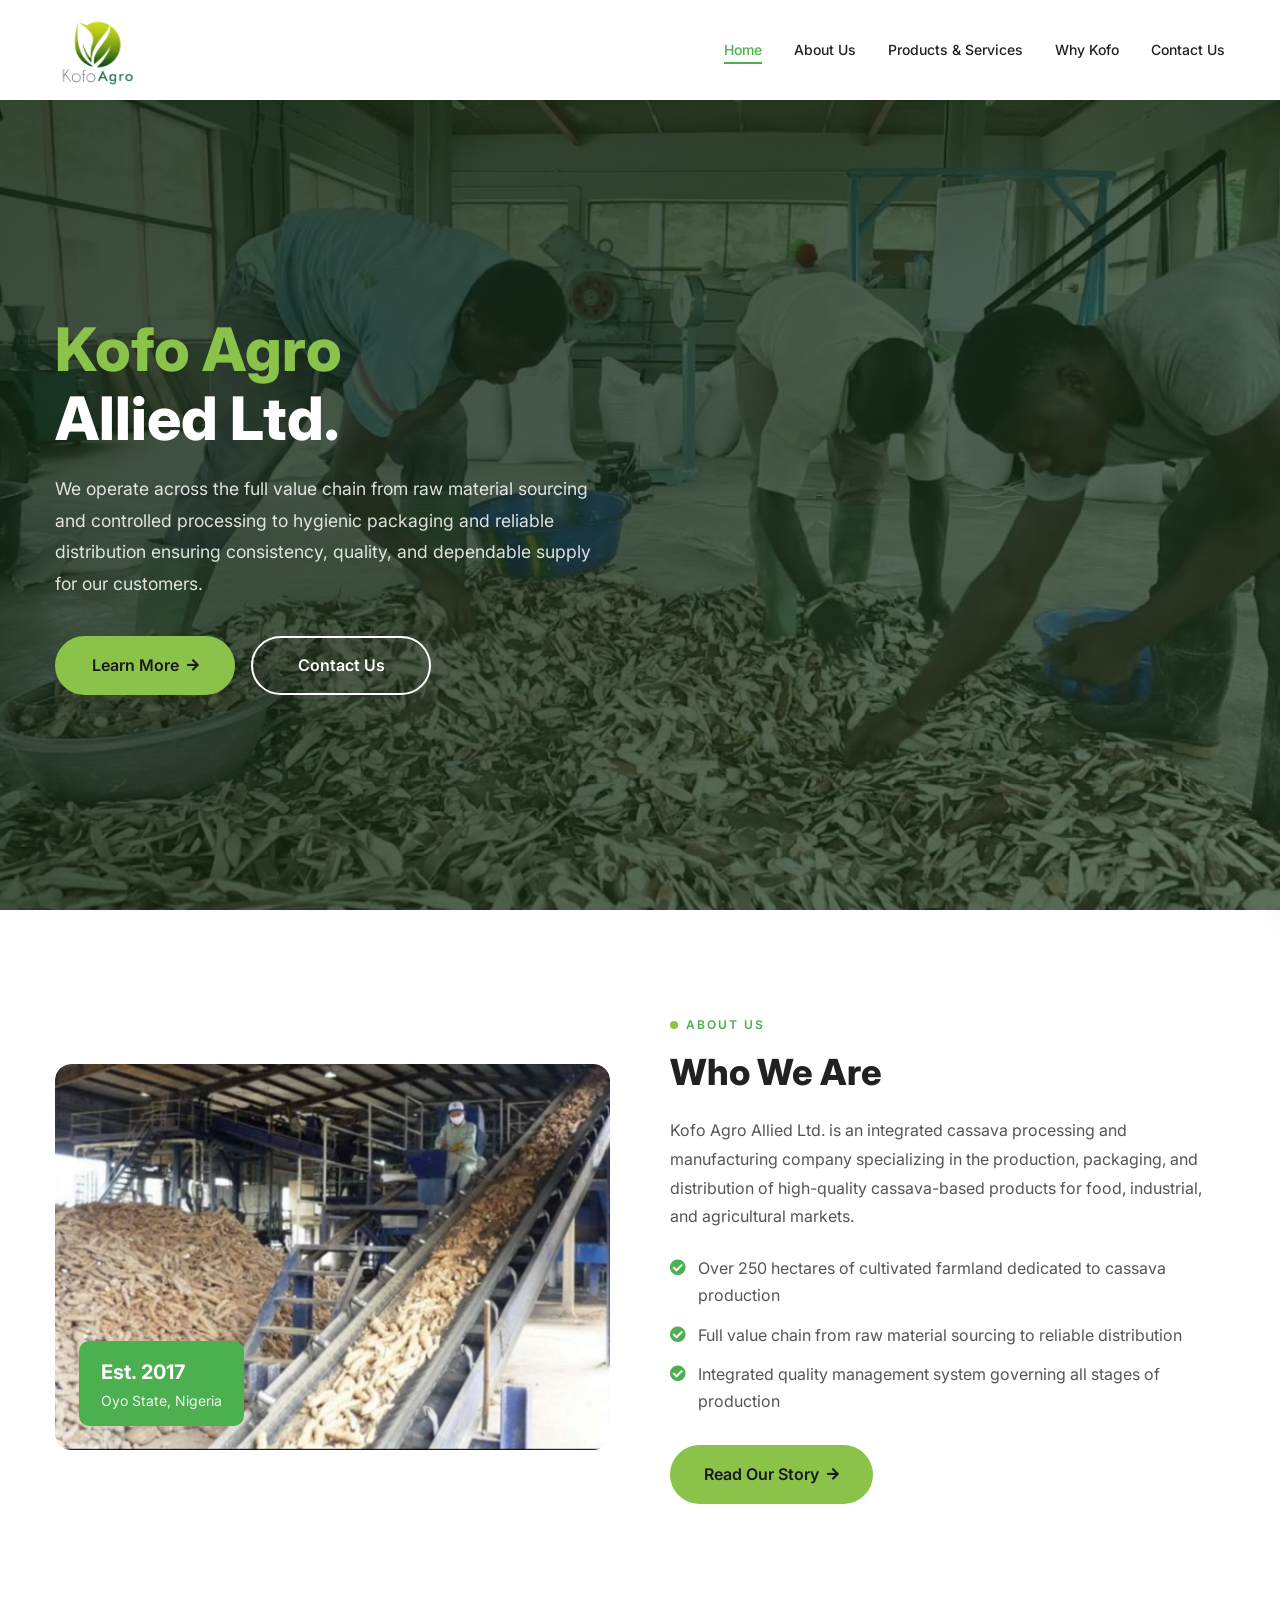
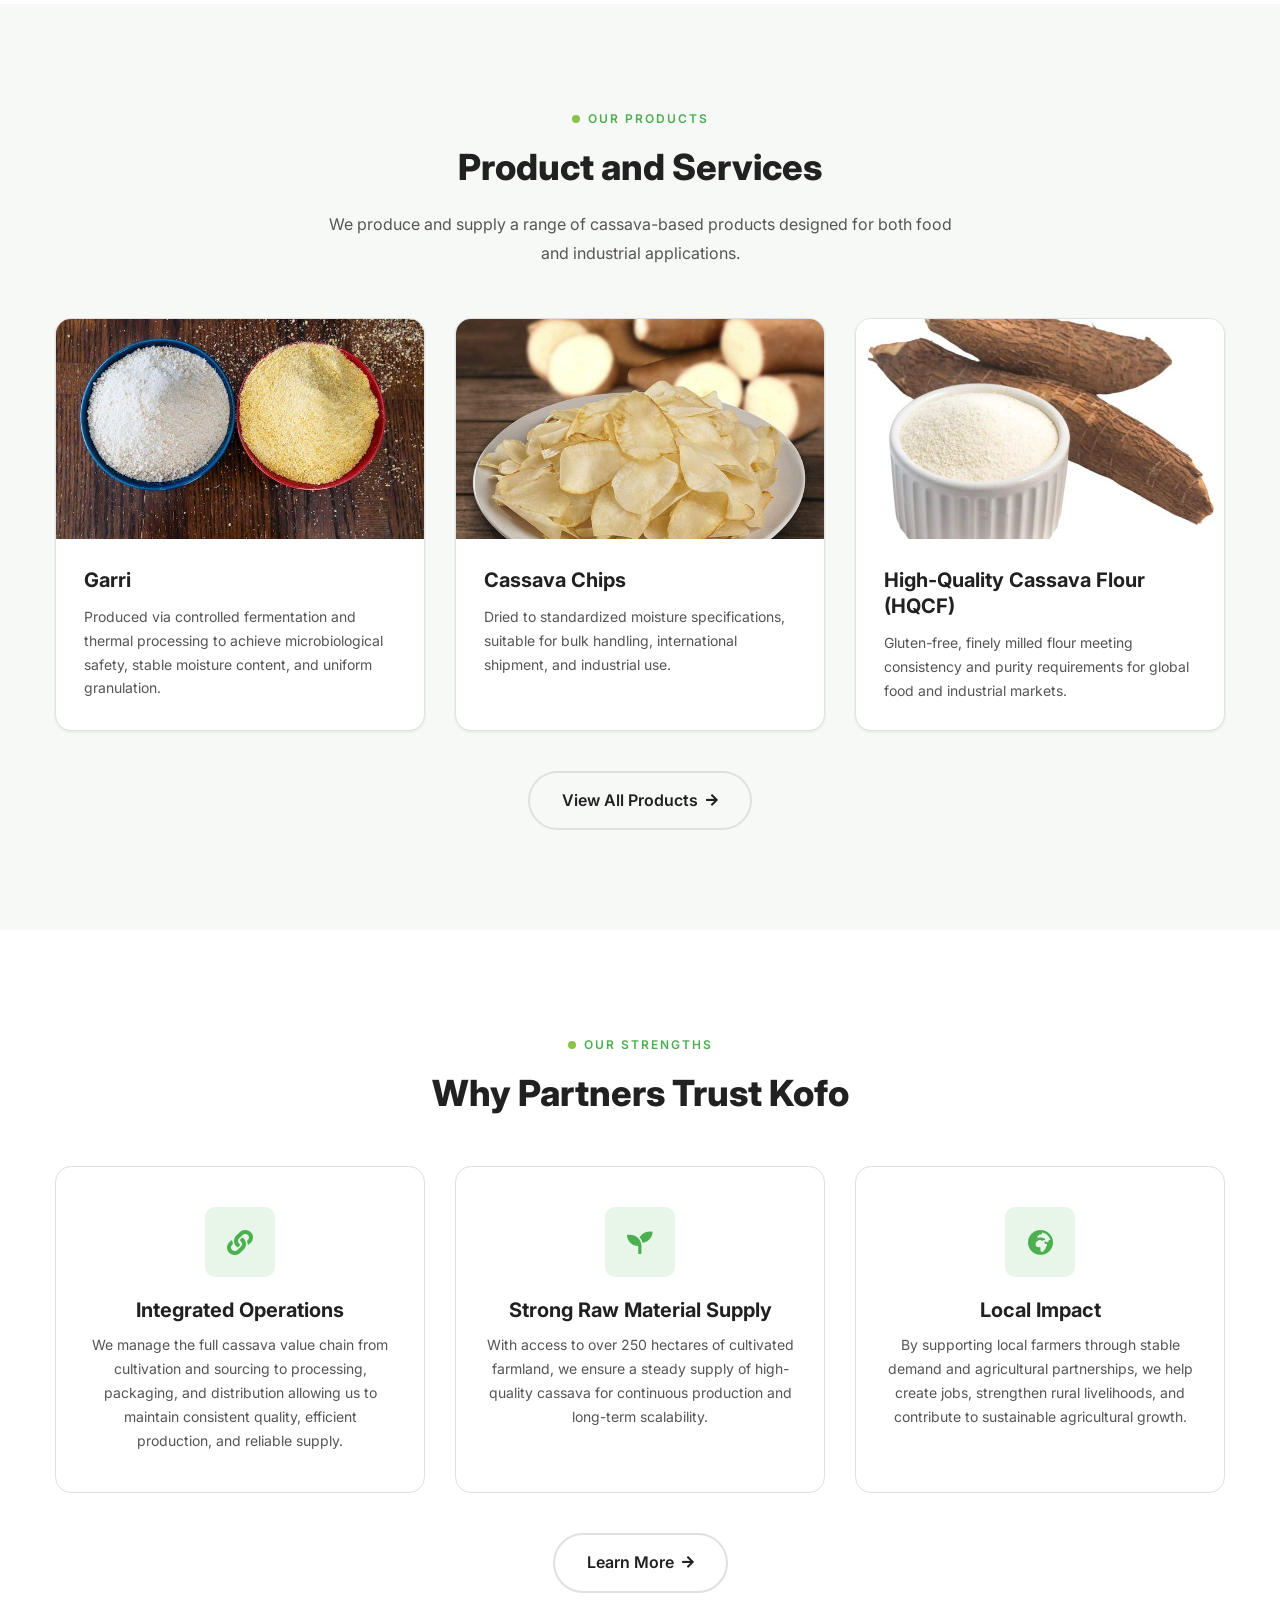
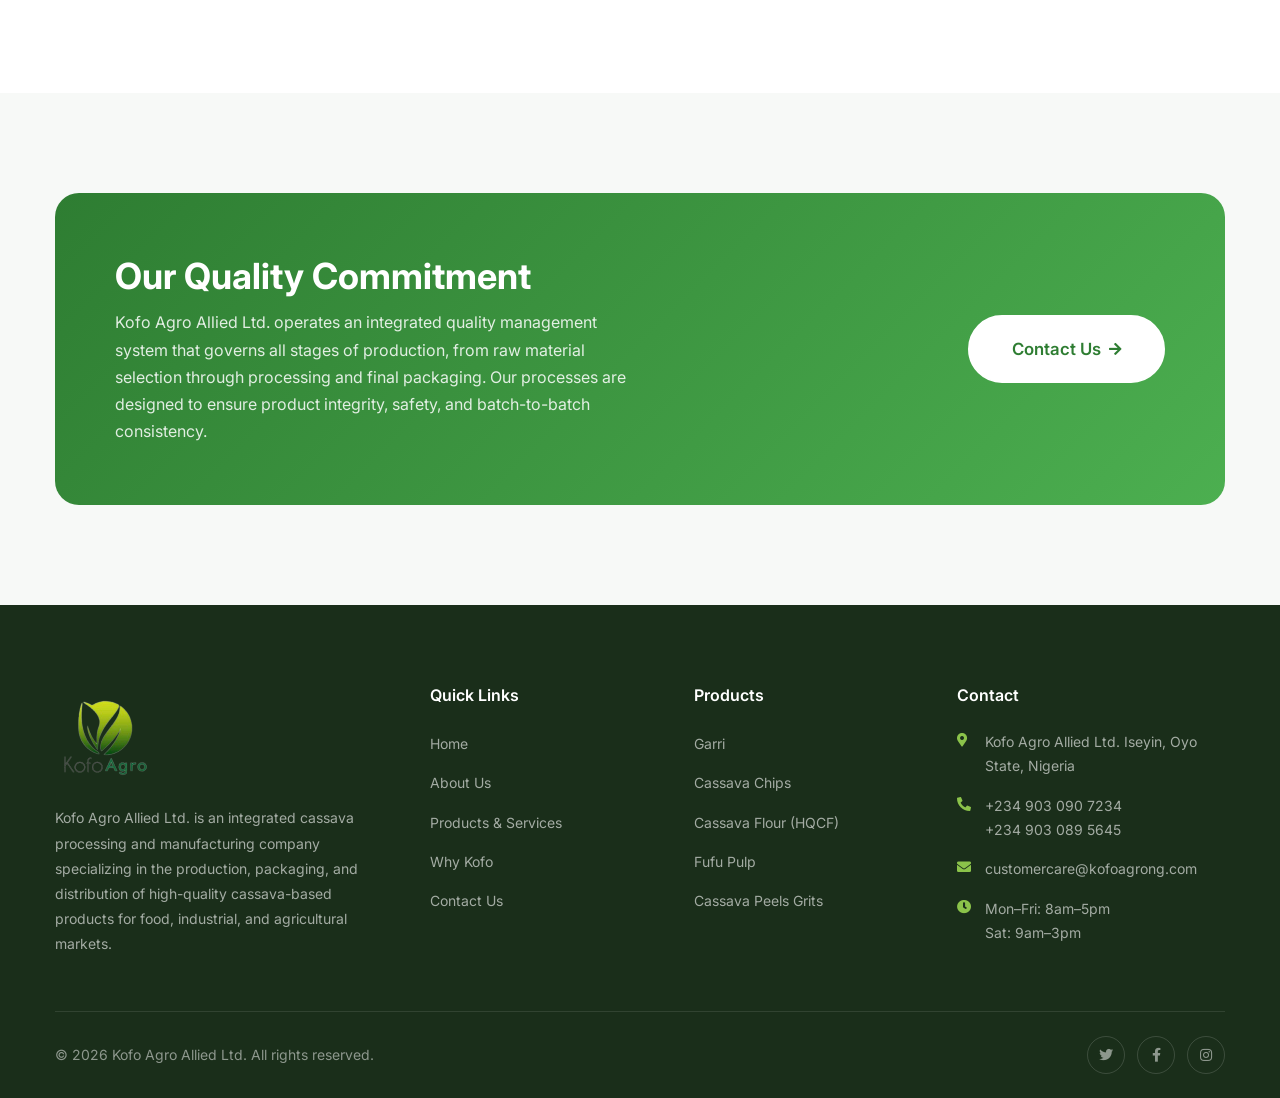
<file: index.html>
<!DOCTYPE html>
<html lang="en">

<head>
  <meta charset="UTF-8" />
  <meta http-equiv="X-UA-Compatible" content="IE=edge" />
  <meta name="viewport" content="width=device-width, initial-scale=1.0" />
  <title>Kofo Agro Allied Ltd. — Integrated Cassava Processing & Manufacturing</title>
  <meta name="description"
    content="Kofo Agro Allied Ltd. is an integrated cassava processing and manufacturing company specializing in the production, packaging, and distribution of high-quality cassava-based products." />

  <!-- Favicon -->
  <link rel="apple-touch-icon" sizes="180x180" href="assets/images/favicons/apple-touch-icon.png" />
  <link rel="icon" type="image/png" sizes="32x32" href="assets/images/logo.png" />
  <link rel="icon" type="image/png" sizes="16x16" href="assets/images/logo.png" />
  <link rel="manifest" href="assets/images/favicons/site.webmanifest" />

  <!-- Fonts -->
  <link rel="preconnect" href="https://fonts.googleapis.com" />
  <link rel="preconnect" href="https://fonts.gstatic.com" crossorigin />
  <link href="https://fonts.googleapis.com/css2?family=Inter:wght@300;400;500;600;700;800&display=swap"
    rel="stylesheet" />

  <!-- Vendor CSS -->
  <link rel="stylesheet" href="assets/vendors/fontawesome/css/all.min.css" />

  <!-- Main CSS -->
  <link rel="stylesheet" href="assets/css/main.css" />
</head>

<body>

  <!-- ======= HEADER ======= -->
  <header class="site-header" id="site-header">
    <div class="container">
      <div class="header-inner">
        <a href="index.html" class="header-logo" aria-label="Kofo Agro Home">
          <img src="assets/images/logo.png" alt="Kofo Agro Allied Ltd." />
        </a>
        <nav class="header-nav">
          <ul class="header-nav__list">
            <li><a href="index.html" class="header-nav__link active">Home</a></li>
            <li><a href="about.html" class="header-nav__link">About Us</a></li>
            <li><a href="products.html" class="header-nav__link">Products &amp; Services</a></li>
            <li><a href="why-kofo.html" class="header-nav__link">Why Kofo</a></li>
            <li><a href="contact.html" class="header-nav__link">Contact Us</a></li>
          </ul>
        </nav>
        <button class="mobile-toggle" id="mobile-toggle" aria-label="Open Menu">
          <span></span>
          <span></span>
          <span></span>
        </button>
      </div>
    </div>
  </header>

  <!-- Mobile Nav Overlay -->
  <div class="mobile-nav-overlay" id="mobile-nav-overlay"></div>

  <!-- Mobile Navigation -->
  <div class="mobile-nav" id="mobile-nav">
    <button class="mobile-nav__close" id="mobile-nav-close" aria-label="Close Menu">
      <i class="fas fa-times"></i>
    </button>
    <div class="mobile-nav__logo">
      <img src="assets/images/logo.png" alt="Kofo Agro" />
    </div>
    <ul class="mobile-nav__list">
      <li><a href="index.html" class="active">Home</a></li>
      <li><a href="about.html">About Us</a></li>
      <li><a href="products.html">Products &amp; Services</a></li>
      <li><a href="why-kofo.html">Why Kofo</a></li>
      <li><a href="contact.html">Contact Us</a></li>
    </ul>
    <div class="mobile-nav__contact">
      <p><i class="fas fa-phone-alt"></i> <a href="tel:+2349030907234">+234 903 090 7234</a></p>
      <p><i class="fas fa-envelope"></i> <a href="mailto:customercare@kofoagrong.com">customercare@kofoagrong.com</a>
      </p>
    </div>
  </div>

  <!-- ======= HERO ======= -->
  <section class="hero" id="hero">
    <!-- Slide 1 -->
    <div class="hero-slide active">
      <div class="hero__bg">
        <img src="assets/images/backgrounds/cassava.jpg" alt="Cassava field" />
      </div>
      <div class="hero__overlay"></div>
      <div class="container">
        <div class="hero__content">
          <h1 class="hero__title">
            <span>Kofo Agro</span><br />Allied Ltd.
          </h1>
          <p class="hero__desc">
            We operate across the full value chain from raw material sourcing and controlled processing to hygienic
            packaging and reliable distribution ensuring consistency, quality, and dependable supply for our customers.
          </p>
          <div class="hero__buttons">
            <a href="about.html" class="btn btn--primary">Learn More <i class="fas fa-arrow-right"></i></a>
            <a href="contact.html" class="btn btn--outline">Contact Us</a>
          </div>
        </div>
      </div>
    </div>

    <!-- Slide 2 -->
    <div class="hero-slide">
      <div class="hero__bg">
        <img src="assets/images/resources/cassava-processing.jpg" alt="Processing facility" />
      </div>
      <div class="hero__overlay"></div>
      <div class="container">
        <div class="hero__content">
          <h1 class="hero__title">
            <span>Quality</span> You Can Trust
          </h1>
          <p class="hero__desc">
            Our integrated quality management system governs all stages of production to ensure product integrity,
            safety, and batch-to-batch consistency.
          </p>
          <div class="hero__buttons">
            <a href="products.html" class="btn btn--primary">View Products <i
                class="fas fa-arrow-right"></i></a>
            <a href="contact.html" class="btn btn--outline">Contact Us</a>
          </div>
        </div>
      </div>
    </div>

    <!-- Slide 3 -->
    <div class="hero-slide">
      <div class="hero__bg">
        <img src="assets/images/resources/cassavafarm.jpg" alt="Cassava farm" />
      </div>
      <div class="hero__overlay"></div>
      <div class="container">
        <div class="hero__content">
          <h1 class="hero__title">
            <span>Empowering</span> Communities
          </h1>
          <p class="hero__desc">
            By supporting local farmers through stable demand and agricultural partnerships, we help create jobs and
            strengthen rural livelihoods.
          </p>
          <div class="hero__buttons">
            <a href="why-kofo.html" class="btn btn--primary">Why Choose Us <i
                class="fas fa-arrow-right"></i></a>
            <a href="contact.html" class="btn btn--outline">Contact Us</a>
          </div>
        </div>
      </div>
    </div>
  </section>

  <!-- ======= ABOUT SECTION ======= -->
  <section class="section" id="about">
    <div class="container">
      <div class="about-grid">
        <div class="about-image fade-up">
          <img src="assets/images/resources/cassava-processing.jpg" alt="Kofo Agro cassava processing facility" />
          <div class="about-image__badge">
            Est. 2017
            <span>Oyo State, Nigeria</span>
          </div>
        </div>
        <div class="about-text fade-up">
          <div class="section-label">About Us</div>
          <h2 class="section-title">Who We Are</h2>
          <p class="section-desc">
            Kofo Agro Allied Ltd. is an integrated cassava processing and manufacturing company specializing in the
            production, packaging, and distribution of high-quality cassava-based products for food, industrial, and
            agricultural markets.
          </p>
          <ul class="about-list">
            <li>
              <i class="fas fa-check-circle"></i>
              Over 250 hectares of cultivated farmland dedicated to cassava production
            </li>
            <li>
              <i class="fas fa-check-circle"></i>
              Full value chain from raw material sourcing to reliable distribution
            </li>
            <li>
              <i class="fas fa-check-circle"></i>
              Integrated quality management system governing all stages of production
            </li>
          </ul>
          <a href="about.html" class="btn btn--primary">Read Our Story <i class="fas fa-arrow-right"></i></a>
        </div>
      </div>
    </div>
  </section>

  <!-- ======= PRODUCTS PREVIEW ======= -->
  <section class="section section--alt" id="products">
    <div class="container">
      <div class="text-center fade-up" style="margin-bottom: 50px;">
        <div class="section-label" style="justify-content: center;">Our Products</div>
        <h2 class="section-title">Product and Services</h2>
        <p class="section-desc mx-auto">
          We produce and supply a range of cassava-based products designed for both food and industrial applications.
        </p>
      </div>
      <div class="products-grid stagger">
        <div class="product-card">
          <div class="product-card__image">
            <img src="assets/images/resources/Garri.jpeg" alt="Garri product" />
          </div>
          <div class="product-card__body">
            <h3 class="product-card__title">Garri</h3>
            <p class="product-card__desc">Produced via controlled fermentation and thermal processing to achieve
              microbiological safety, stable moisture content, and uniform granulation.</p>
          </div>
        </div>
        <div class="product-card">
          <div class="product-card__image">
            <img src="assets/images/resources/Cassava Chips.jpeg" alt="Cassava Chips" />
          </div>
          <div class="product-card__body">
            <h3 class="product-card__title">Cassava Chips</h3>
            <p class="product-card__desc">Dried to standardized moisture specifications, suitable for bulk handling,
              international shipment, and industrial use.</p>
          </div>
        </div>
        <div class="product-card">
          <div class="product-card__image">
            <img src="assets/images/resources/High-Quality Cassava Flour (HQCF).jpeg" alt="High-Quality Cassava Flour" />
          </div>
          <div class="product-card__body">
            <h3 class="product-card__title">High-Quality Cassava Flour (HQCF)</h3>
            <p class="product-card__desc">Gluten-free, finely milled flour meeting consistency and purity requirements
              for global food and industrial markets.</p>
          </div>
        </div>
      </div>
      <div class="text-center" style="margin-top: 40px;">
        <a href="products.html" class="btn btn--outline-dark">View All Products <i class="fas fa-arrow-right"></i></a>
      </div>
    </div>
  </section>

  <!-- ======= WHY KOFO PREVIEW ======= -->
  <section class="section" id="why-kofo">
    <div class="container">
      <div class="text-center fade-up" style="margin-bottom: 50px;">
        <div class="section-label" style="justify-content: center;">Our Strengths</div>
        <h2 class="section-title">Why Partners Trust Kofo</h2>
      </div>
      <div class="values-grid stagger">
        <div class="value-card">
          <div class="value-card__icon"><i class="fas fa-link"></i></div>
          <h3 class="value-card__title">Integrated Operations</h3>
          <p class="value-card__desc">We manage the full cassava value chain from cultivation and sourcing to
            processing, packaging, and distribution allowing us to maintain consistent quality, efficient production,
            and reliable supply.</p>
        </div>
        <div class="value-card">
          <div class="value-card__icon"><i class="fas fa-seedling"></i></div>
          <h3 class="value-card__title">Strong Raw Material Supply</h3>
          <p class="value-card__desc">With access to over 250 hectares of cultivated farmland, we ensure a steady supply
            of high-quality cassava for continuous production and long-term scalability.</p>
        </div>
        <div class="value-card">
          <div class="value-card__icon"><i class="fas fa-globe-africa"></i></div>
          <h3 class="value-card__title">Local Impact</h3>
          <p class="value-card__desc">By supporting local farmers through stable demand and agricultural partnerships,
            we help create jobs, strengthen rural livelihoods, and contribute to sustainable agricultural growth.</p>
        </div>
      </div>
      <div class="text-center" style="margin-top: 40px;">
        <a href="why-kofo.html" class="btn btn--outline-dark">Learn More <i class="fas fa-arrow-right"></i></a>
      </div>
    </div>
  </section>

  <!-- ======= CTA BANNER ======= -->
  <section class="section section--alt">
    <div class="container">
      <div class="cta-banner fade-up">
        <div class="cta-banner__text">
          <h3>Our Quality Commitment</h3>
          <p>Kofo Agro Allied Ltd. operates an integrated quality management system that governs all stages of
            production, from raw material selection through processing and final packaging. Our processes are designed
            to ensure product integrity, safety, and batch-to-batch consistency.</p>
        </div>
        <a href="contact.html" class="btn btn--white btn--lg">Contact Us <i class="fas fa-arrow-right"></i></a>
      </div>
    </div>
  </section>

  <!-- ======= FOOTER ======= -->
  <footer class="site-footer">
    <div class="container">
      <div class="footer-grid">
        <!-- About Column -->
        <div class="footer-about">
          <a href="index.html" class="footer-about__logo">
            <img src="assets/images/logo.png" alt="Kofo Agro" />
          </a>
          <p>
            Kofo Agro Allied Ltd. is an integrated cassava processing and manufacturing company specializing in the
            production, packaging, and distribution of high-quality cassava-based products for food, industrial, and
            agricultural markets.
          </p>
        </div>

        <!-- Quick Links -->
        <div>
          <h4 class="footer-widget__title">Quick Links</h4>
          <ul class="footer-links">
            <li><a href="index.html">Home</a></li>
            <li><a href="about.html">About Us</a></li>
            <li><a href="products.html">Products &amp; Services</a></li>
            <li><a href="why-kofo.html">Why Kofo</a></li>
            <li><a href="contact.html">Contact Us</a></li>
          </ul>
        </div>

        <!-- Products -->
        <div>
          <h4 class="footer-widget__title">Products</h4>
          <ul class="footer-links">
            <li><a href="products.html">Garri</a></li>
            <li><a href="products.html">Cassava Chips</a></li>
            <li><a href="products.html">Cassava Flour (HQCF)</a></li>
            <li><a href="products.html">Fufu Pulp</a></li>
            <li><a href="products.html">Cassava Peels Grits</a></li>
          </ul>
        </div>

        <!-- Contact -->
        <div>
          <h4 class="footer-widget__title">Contact</h4>
          <ul class="footer-contact">
            <li>
              <i class="fas fa-map-marker-alt"></i>
              <span>Kofo Agro Allied Ltd. Iseyin, Oyo State, Nigeria</span>
            </li>
            <li>
              <i class="fas fa-phone-alt"></i>
              <span><a href="tel:+2349030907234">+234 903 090 7234</a><br /><a href="tel:+2349030895645">+234 903 089
                  5645</a></span>
            </li>
            <li>
              <i class="fas fa-envelope"></i>
              <a href="mailto:customercare@kofoagrong.com">customercare@kofoagrong.com</a>
            </li>
            <li>
              <i class="fas fa-clock"></i>
              <span>Mon–Fri: 8am–5pm<br />Sat: 9am–3pm</span>
            </li>
          </ul>
        </div>
      </div>

      <!-- Footer Bottom -->
      <div class="footer-bottom">
        <p>&copy; <span id="footer-year"></span> Kofo Agro Allied Ltd. All rights reserved.</p>
        <div class="footer-social">
          <a href="#" aria-label="Twitter"><i class="fab fa-twitter"></i></a>
          <a href="#" aria-label="Facebook"><i class="fab fa-facebook-f"></i></a>
          <a href="#" aria-label="Instagram"><i class="fab fa-instagram"></i></a>
        </div>
      </div>
    </div>
  </footer>

  <!-- Scroll to Top -->
  <button class="scroll-top" id="scroll-top" aria-label="Scroll to top">
    <i class="fas fa-angle-up"></i>
  </button>

  <!-- ======= JS ======= -->
  <script>
    // Dynamic Year
    document.getElementById('footer-year').textContent = new Date().getFullYear();

    // Header scroll effect
    const header = document.getElementById('site-header');
    window.addEventListener('scroll', () => {
      header.classList.toggle('scrolled', window.scrollY > 50);
    });

    // Mobile nav
    const mobileToggle = document.getElementById('mobile-toggle');
    const mobileNav = document.getElementById('mobile-nav');
    const mobileOverlay = document.getElementById('mobile-nav-overlay');
    const mobileClose = document.getElementById('mobile-nav-close');

    function openMobileNav() {
      mobileNav.classList.add('active');
      mobileOverlay.style.display = 'block';
      setTimeout(() => mobileOverlay.classList.add('active'), 10);
      document.body.style.overflow = 'hidden';
    }

    function closeMobileNav() {
      mobileNav.classList.remove('active');
      mobileOverlay.classList.remove('active');
      setTimeout(() => { mobileOverlay.style.display = 'none'; }, 300);
      document.body.style.overflow = '';
    }

    mobileToggle.addEventListener('click', openMobileNav);
    mobileClose.addEventListener('click', closeMobileNav);
    mobileOverlay.addEventListener('click', closeMobileNav);

    // Scroll to top
    const scrollTopBtn = document.getElementById('scroll-top');
    window.addEventListener('scroll', () => {
      scrollTopBtn.classList.toggle('visible', window.scrollY > 300);
    });
    scrollTopBtn.addEventListener('click', () => {
      window.scrollTo({ top: 0, behavior: 'smooth' });
    });

    // Intersection Observer for animations
    const observerOptions = { threshold: 0.15, rootMargin: '0px 0px -50px 0px' };
    const observer = new IntersectionObserver((entries) => {
      entries.forEach(entry => {
        if (entry.isIntersecting) {
          entry.target.classList.add('visible');
          observer.unobserve(entry.target);
        }
      });
    }, observerOptions);

    document.querySelectorAll('.fade-up, .fade-in, .stagger').forEach(el => {
      observer.observe(el);
    });

    // Hero Slider Setup
    const slides = document.querySelectorAll('.hero-slide');
    if (slides.length > 0) {
      let currentSlide = 0;
      setInterval(() => {
        slides[currentSlide].classList.remove('active');
        currentSlide = (currentSlide + 1) % slides.length;
        slides[currentSlide].classList.add('active');
      }, 5100);
    }
  </script>
</body>

</html>
</file>
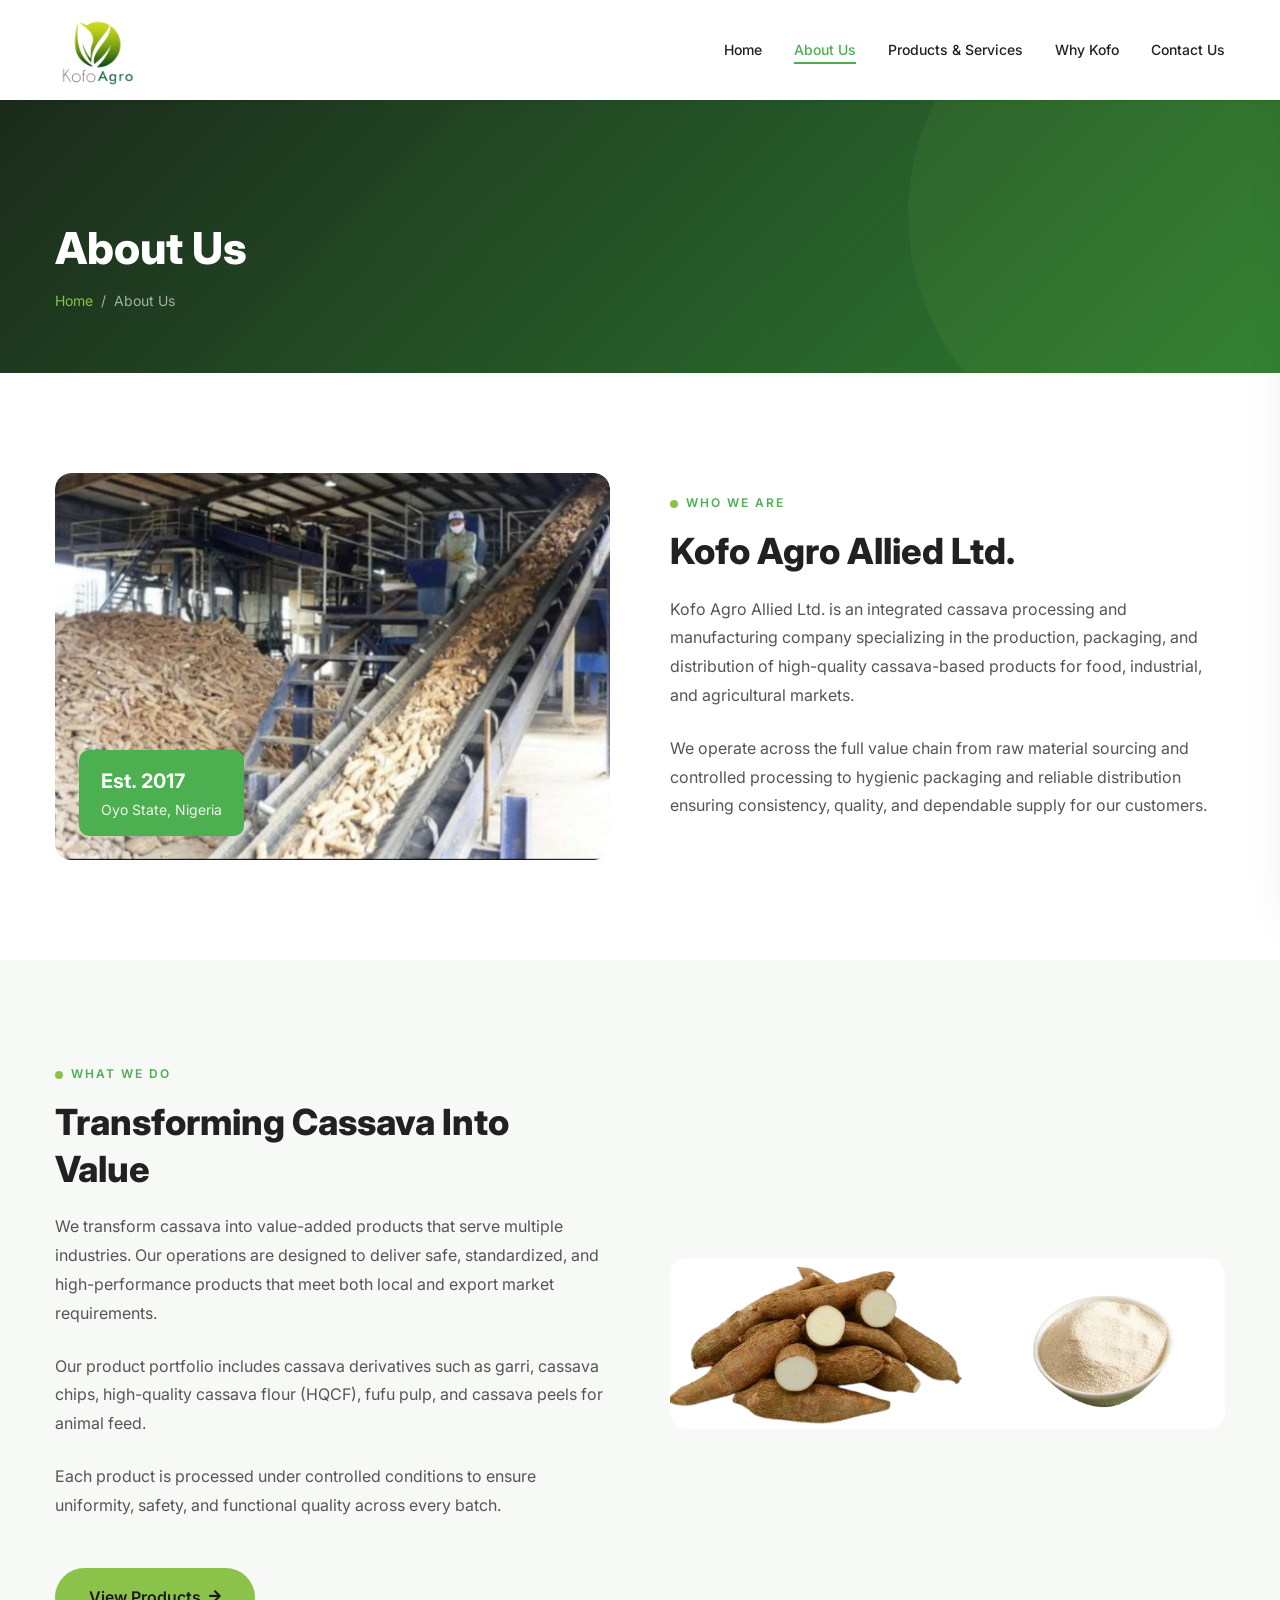
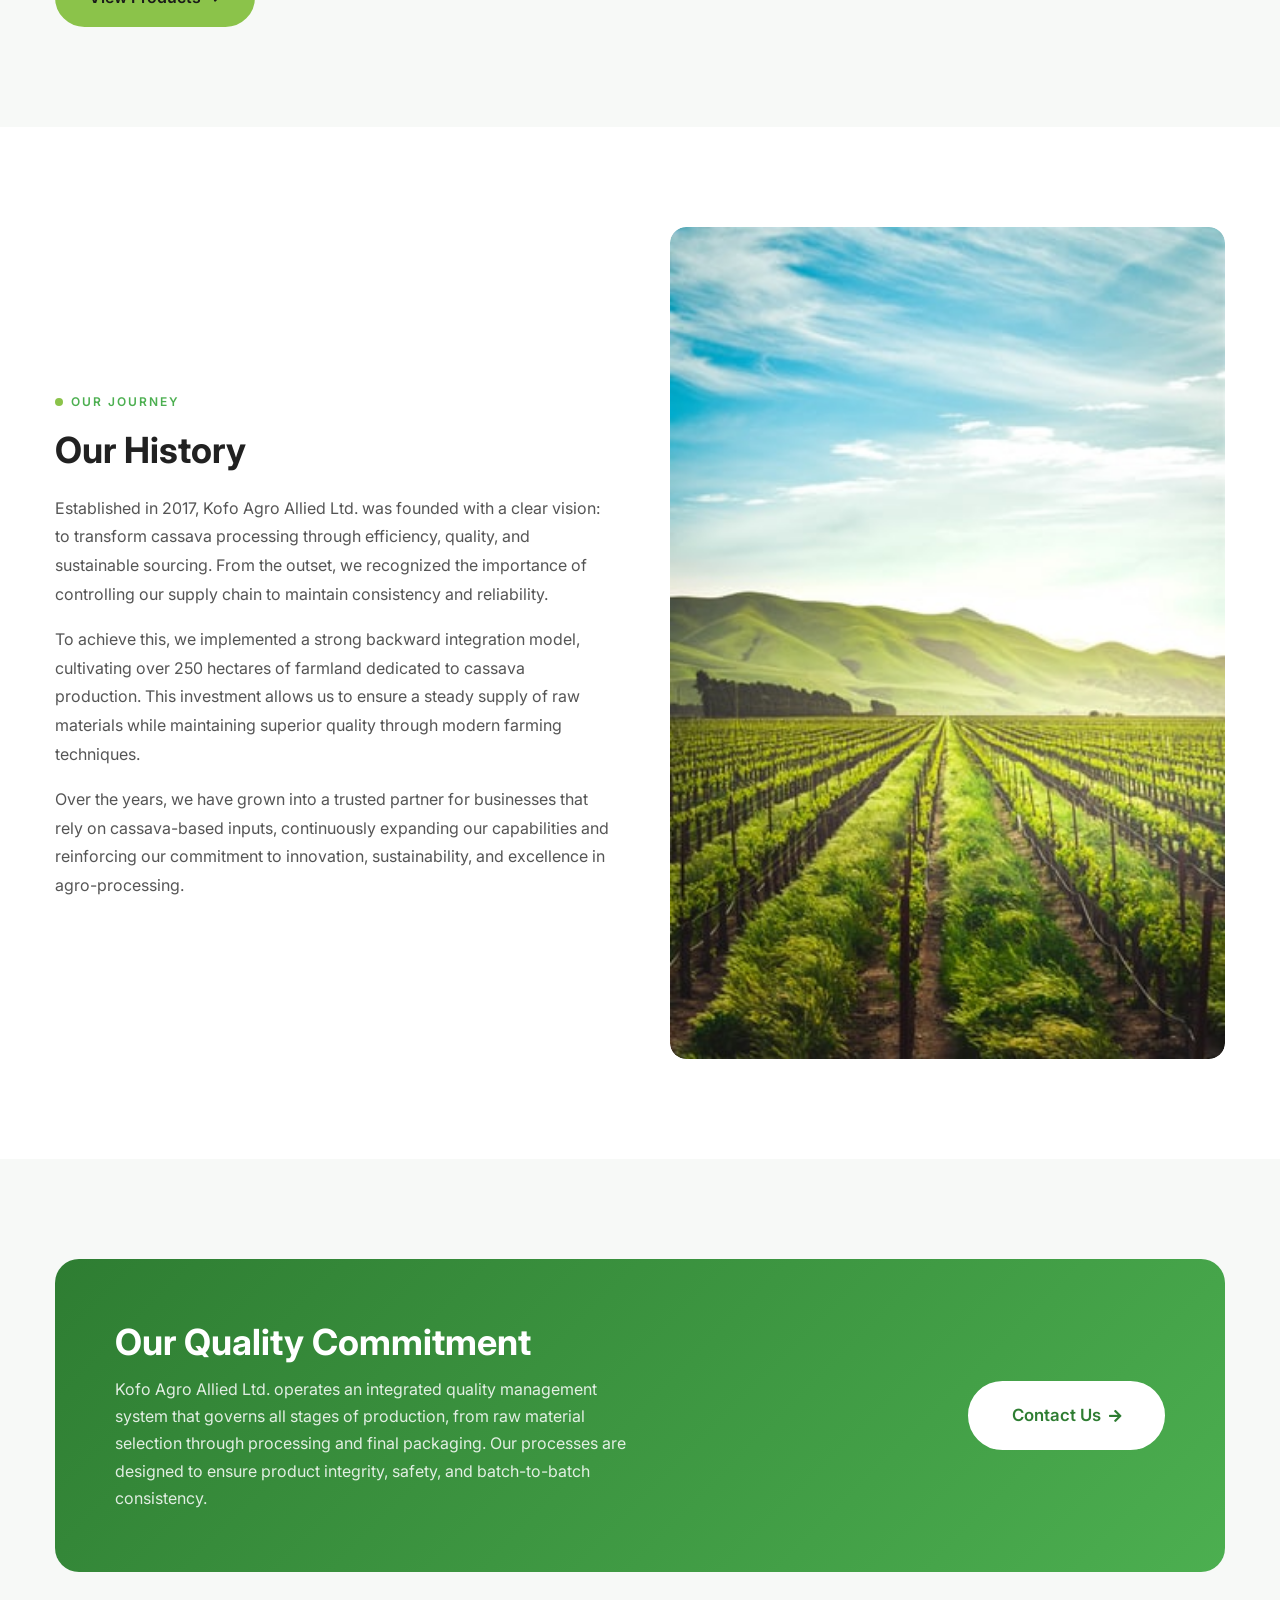
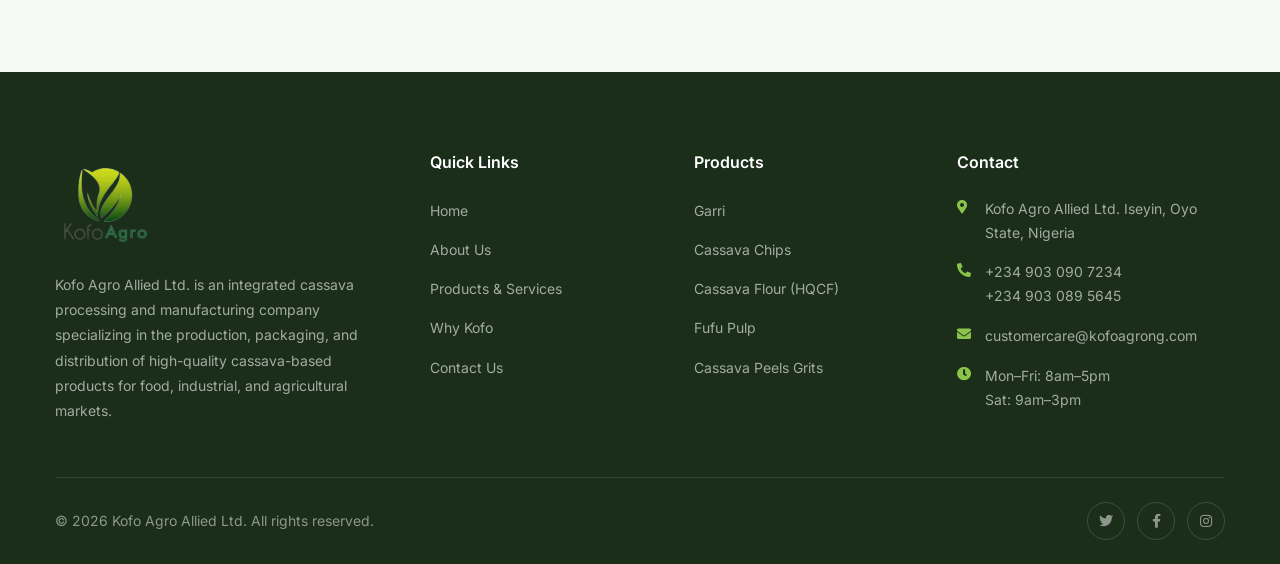
<file: about.html>
<!DOCTYPE html>
<html lang="en">
  <head>
    <meta charset="UTF-8" />
    <meta http-equiv="X-UA-Compatible" content="IE=edge" />
    <meta name="viewport" content="width=device-width, initial-scale=1.0" />
    <title>About Us — Kofo Agro Allied Ltd.</title>
    <meta name="description" content="Kofo Agro Allied Ltd. is an integrated cassava processing and manufacturing company specializing in the production, packaging, and distribution of high-quality cassava-based products." />

    <!-- Favicon -->
    <link rel="apple-touch-icon" sizes="180x180" href="assets/images/favicons/apple-touch-icon.png" />
    <link rel="icon" type="image/png" sizes="32x32" href="assets/images/logo.png" />
    <link rel="icon" type="image/png" sizes="16x16" href="assets/images/logo.png" />
    <link rel="manifest" href="assets/images/favicons/site.webmanifest" />

    <!-- Fonts -->
    <link rel="preconnect" href="https://fonts.googleapis.com" />
    <link rel="preconnect" href="https://fonts.gstatic.com" crossorigin />
    <link href="https://fonts.googleapis.com/css2?family=Inter:wght@300;400;500;600;700;800&display=swap" rel="stylesheet" />

    <!-- Vendor CSS -->
    <link rel="stylesheet" href="assets/vendors/fontawesome/css/all.min.css" />

    <!-- Main CSS -->
    <link rel="stylesheet" href="assets/css/main.css" />
  </head>
  <body>

    <!-- ======= HEADER ======= -->
    <header class="site-header" id="site-header">
      <div class="container">
        <div class="header-inner">
          <a href="index.html" class="header-logo" aria-label="Kofo Agro Home">
            <img src="assets/images/logo.png" alt="Kofo Agro Allied Ltd." />
          </a>
          <nav class="header-nav">
            <ul class="header-nav__list">
              <li><a href="index.html" class="header-nav__link">Home</a></li>
              <li><a href="about.html" class="header-nav__link active">About Us</a></li>
              <li><a href="products.html" class="header-nav__link">Products &amp; Services</a></li>
              <li><a href="why-kofo.html" class="header-nav__link">Why Kofo</a></li>
              <li><a href="contact.html" class="header-nav__link">Contact Us</a></li>
            </ul>
          </nav>
          <button class="mobile-toggle" id="mobile-toggle" aria-label="Open Menu">
            <span></span><span></span><span></span>
          </button>
        </div>
      </div>
    </header>

    <!-- Mobile Nav Overlay -->
    <div class="mobile-nav-overlay" id="mobile-nav-overlay"></div>

    <!-- Mobile Navigation -->
    <div class="mobile-nav" id="mobile-nav">
      <button class="mobile-nav__close" id="mobile-nav-close" aria-label="Close Menu"><i class="fas fa-times"></i></button>
      <div class="mobile-nav__logo"><img src="assets/images/logo.png" alt="Kofo Agro" /></div>
      <ul class="mobile-nav__list">
        <li><a href="index.html">Home</a></li>
        <li><a href="about.html" class="active">About Us</a></li>
        <li><a href="products.html">Products &amp; Services</a></li>
        <li><a href="why-kofo.html">Why Kofo</a></li>
        <li><a href="contact.html">Contact Us</a></li>
      </ul>
      <div class="mobile-nav__contact">
        <p><i class="fas fa-phone-alt"></i> <a href="tel:+2349030907234">+234 903 090 7234</a></p>
        <p><i class="fas fa-envelope"></i> <a href="mailto:customercare@kofoagrong.com">customercare@kofoagrong.com</a></p>
      </div>
    </div>

    <!-- ======= PAGE HEADER ======= -->
    <section class="page-header">
      <div class="container">
        <h1 class="page-header__title fade-up">About Us</h1>
        <div class="page-header__breadcrumb fade-up">
          <a href="index.html">Home</a>
          <span>/</span>
          <span>About Us</span>
        </div>
      </div>
    </section>

    <!-- ======= WHO WE ARE ======= -->
    <section class="section" id="who-we-are">
      <div class="container">
        <div class="about-grid">
          <div class="about-image fade-up">
            <img src="assets/images/resources/cassava-processing.jpg" alt="Kofo Agro cassava processing facility" />
            <div class="about-image__badge">
              Est. 2017
              <span>Oyo State, Nigeria</span>
            </div>
          </div>
          <div class="about-text fade-up">
            <div class="section-label">Who We Are</div>
            <h2 class="section-title">Kofo Agro Allied Ltd.</h2>
            <p class="section-desc">
              Kofo Agro Allied Ltd. is an integrated cassava processing and manufacturing company specializing in the production, packaging, and distribution of high-quality cassava-based products for food, industrial, and agricultural markets.
            </p>
            <p class="section-desc" style="margin-top: 16px;">
              We operate across the full value chain from raw material sourcing and controlled processing to hygienic packaging and reliable distribution ensuring consistency, quality, and dependable supply for our customers.
            </p>
          </div>
        </div>
      </div>
    </section>

    <!-- ======= WHAT WE DO ======= -->
    <section class="section section--alt" id="what-we-do">
      <div class="container">
        <div class="about-grid">
          <div class="about-text fade-up">
            <div class="section-label">What We Do</div>
            <h2 class="section-title">Transforming Cassava Into Value</h2>
            <p class="section-desc">
              We transform cassava into value-added products that serve multiple industries. Our operations are designed to deliver safe, standardized, and high-performance products that meet both local and export market requirements.
            </p>
            <p class="section-desc" style="margin-top: 16px;">
              Our product portfolio includes cassava derivatives such as garri, cassava chips, high-quality cassava flour (HQCF), fufu pulp, and cassava peels for animal feed.
            </p>
            <p class="section-desc" style="margin-top: 16px;">
              Each product is processed under controlled conditions to ensure uniformity, safety, and functional quality across every batch.
            </p>
            <a href="products.html" class="btn btn--primary" style="margin-top: 24px;">View Products <i class="fas fa-arrow-right"></i></a>
          </div>
          <div class="about-image fade-up">
            <img src="assets/images/resources/merged.png" alt="Kofo Agro product range" />
          </div>
        </div>
      </div>
    </section>

    <!-- ======= OUR HISTORY ======= -->
    <section class="section" id="history">
      <div class="container">
        <div class="history-content">
          <div class="history-text fade-up">
            <div class="section-label">Our Journey</div>
            <h3>Our History</h3>
            <p style="margin-top: 16px;">
              Established in 2017, Kofo Agro Allied Ltd. was founded with a clear vision: to transform cassava processing through efficiency, quality, and sustainable sourcing. From the outset, we recognized the importance of controlling our supply chain to maintain consistency and reliability.
            </p>
            <p style="margin-top: 16px;">
              To achieve this, we implemented a strong backward integration model, cultivating over 250 hectares of farmland dedicated to cassava production. This investment allows us to ensure a steady supply of raw materials while maintaining superior quality through modern farming techniques.
            </p>
            <p style="margin-top: 16px;">
              Over the years, we have grown into a trusted partner for businesses that rely on cassava-based inputs, continuously expanding our capabilities and reinforcing our commitment to innovation, sustainability, and excellence in agro-processing.
            </p>
          </div>
          <div class="history-image fade-up">
            <img src="assets/images/resources/cassavafarm.jpg" alt="Kofo Agro farmland" />
          </div>
        </div>
      </div>
    </section>

    <!-- ======= QUALITY COMMITMENT ======= -->
    <section class="section section--alt">
      <div class="container">
        <div class="cta-banner fade-up">
          <div class="cta-banner__text">
            <h3>Our Quality Commitment</h3>
            <p>
              Kofo Agro Allied Ltd. operates an integrated quality management system that governs all stages of production, from raw material selection through processing and final packaging. Our processes are designed to ensure product integrity, safety, and batch-to-batch consistency.
            </p>
          </div>
          <a href="contact.html" class="btn btn--white btn--lg">Contact Us <i class="fas fa-arrow-right"></i></a>
        </div>
      </div>
    </section>

    <!-- ======= DOWNLOADS (Disabled for privacy) ======= -->

    <!-- ======= FOOTER ======= -->
    <footer class="site-footer">
      <div class="container">
        <div class="footer-grid">
          <div class="footer-about">
            <a href="index.html" class="footer-about__logo"><img src="assets/images/logo.png" alt="Kofo Agro" /></a>
            <p>Kofo Agro Allied Ltd. is an integrated cassava processing and manufacturing company specializing in the production, packaging, and distribution of high-quality cassava-based products for food, industrial, and agricultural markets.</p>
          </div>
          <div>
            <h4 class="footer-widget__title">Quick Links</h4>
            <ul class="footer-links">
              <li><a href="index.html">Home</a></li>
              <li><a href="about.html">About Us</a></li>
              <li><a href="products.html">Products &amp; Services</a></li>
              <li><a href="why-kofo.html">Why Kofo</a></li>
              <li><a href="contact.html">Contact Us</a></li>
            </ul>
          </div>
          <div>
            <h4 class="footer-widget__title">Products</h4>
            <ul class="footer-links">
              <li><a href="products.html">Garri</a></li>
              <li><a href="products.html">Cassava Chips</a></li>
              <li><a href="products.html">Cassava Flour (HQCF)</a></li>
              <li><a href="products.html">Fufu Pulp</a></li>
              <li><a href="products.html">Cassava Peels Grits</a></li>
            </ul>
          </div>
          <div>
            <h4 class="footer-widget__title">Contact</h4>
            <ul class="footer-contact">
              <li><i class="fas fa-map-marker-alt"></i><span>Kofo Agro Allied Ltd. Iseyin, Oyo State, Nigeria</span></li>
              <li><i class="fas fa-phone-alt"></i><span><a href="tel:+2349030907234">+234 903 090 7234</a><br /><a href="tel:+2349030895645">+234 903 089 5645</a></span></li>
              <li><i class="fas fa-envelope"></i><a href="mailto:customercare@kofoagrong.com">customercare@kofoagrong.com</a></li>
              <li><i class="fas fa-clock"></i><span>Mon–Fri: 8am–5pm<br />Sat: 9am–3pm</span></li>
            </ul>
          </div>
        </div>
        <div class="footer-bottom">
          <p>&copy; <span id="footer-year"></span> Kofo Agro Allied Ltd. All rights reserved.</p>
          <div class="footer-social">
            <a href="#" aria-label="Twitter"><i class="fab fa-twitter"></i></a>
            <a href="#" aria-label="Facebook"><i class="fab fa-facebook-f"></i></a>
            <a href="#" aria-label="Instagram"><i class="fab fa-instagram"></i></a>
          </div>
        </div>
      </div>
    </footer>

    <!-- Scroll to Top -->
    <button class="scroll-top" id="scroll-top" aria-label="Scroll to top"><i class="fas fa-angle-up"></i></button>

    <!-- ======= JS ======= -->
    <script>
      document.getElementById('footer-year').textContent = new Date().getFullYear();
      const header = document.getElementById('site-header');
      window.addEventListener('scroll', () => { header.classList.toggle('scrolled', window.scrollY > 50); });

      const mobileToggle = document.getElementById('mobile-toggle');
      const mobileNav = document.getElementById('mobile-nav');
      const mobileOverlay = document.getElementById('mobile-nav-overlay');
      const mobileClose = document.getElementById('mobile-nav-close');
      function openMobileNav() { mobileNav.classList.add('active'); mobileOverlay.style.display = 'block'; setTimeout(() => mobileOverlay.classList.add('active'), 10); document.body.style.overflow = 'hidden'; }
      function closeMobileNav() { mobileNav.classList.remove('active'); mobileOverlay.classList.remove('active'); setTimeout(() => { mobileOverlay.style.display = 'none'; }, 300); document.body.style.overflow = ''; }
      mobileToggle.addEventListener('click', openMobileNav);
      mobileClose.addEventListener('click', closeMobileNav);
      mobileOverlay.addEventListener('click', closeMobileNav);

      const scrollTopBtn = document.getElementById('scroll-top');
      window.addEventListener('scroll', () => { scrollTopBtn.classList.toggle('visible', window.scrollY > 300); });
      scrollTopBtn.addEventListener('click', () => { window.scrollTo({ top: 0, behavior: 'smooth' }); });

      const observer = new IntersectionObserver((entries) => {
        entries.forEach(entry => { if (entry.isIntersecting) { entry.target.classList.add('visible'); observer.unobserve(entry.target); } });
      }, { threshold: 0.15, rootMargin: '0px 0px -50px 0px' });
      document.querySelectorAll('.fade-up, .fade-in, .stagger').forEach(el => observer.observe(el));
    </script>
  </body>
</html>
</file>
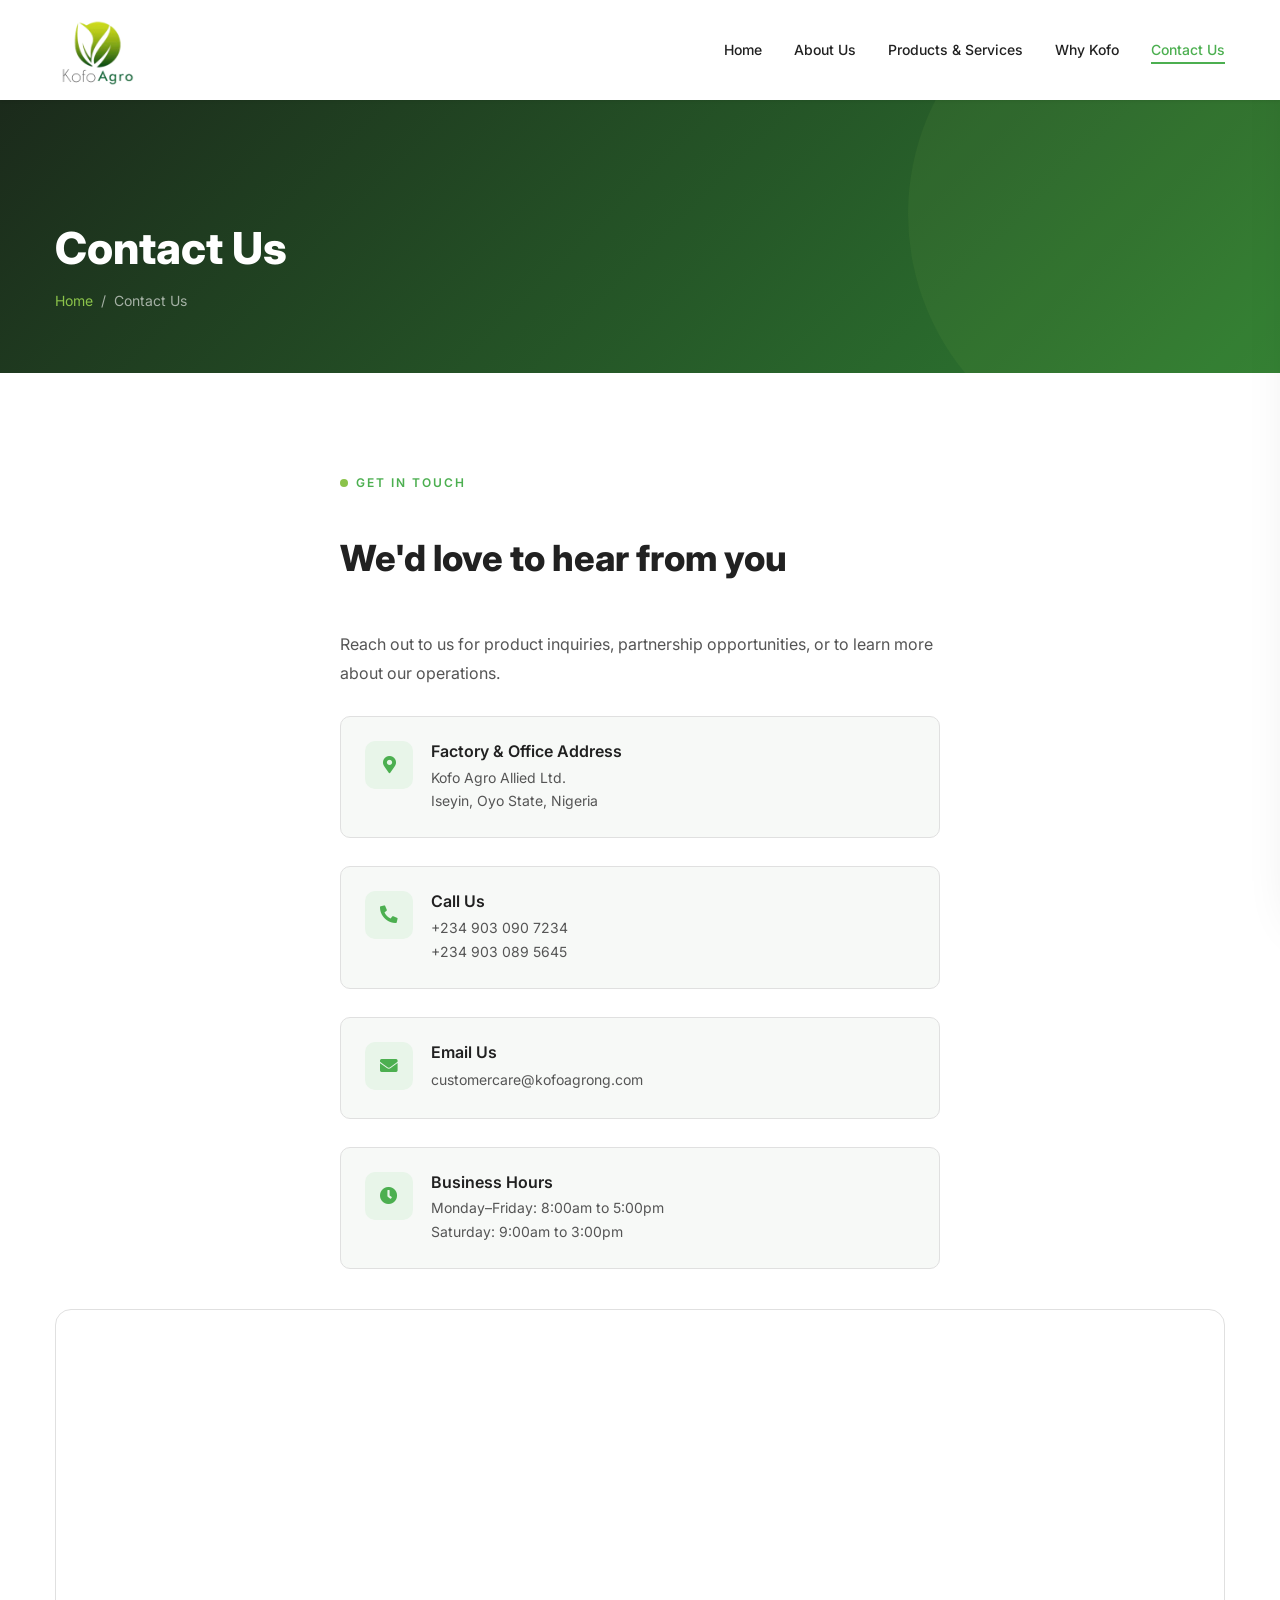
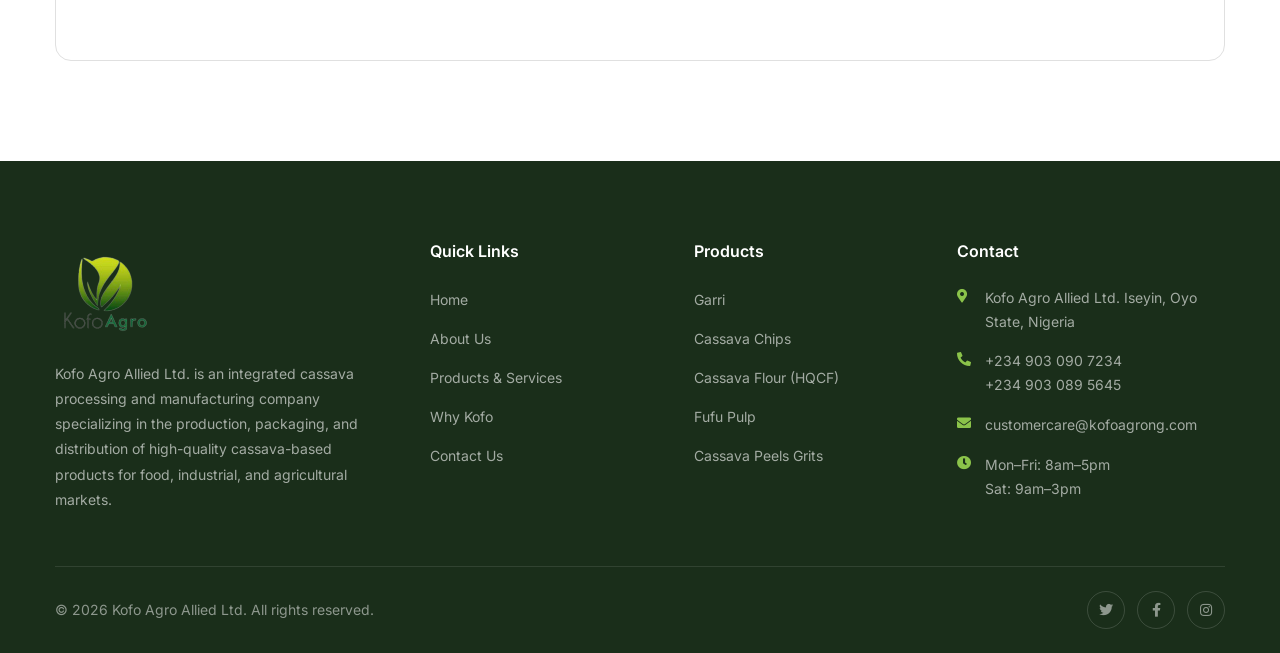
<file: contact.html>
<!DOCTYPE html>
<html lang="en">

<head>
  <meta charset="UTF-8" />
  <meta http-equiv="X-UA-Compatible" content="IE=edge" />
  <meta name="viewport" content="width=device-width, initial-scale=1.0" />
  <title>Contact Us — Kofo Agro Allied Ltd.</title>
  <meta name="description"
    content="Get in touch with Kofo Agro Allied Ltd. for inquiries, partnerships, and product orders." />

  <!-- Favicon -->
  <link rel="apple-touch-icon" sizes="180x180" href="assets/images/favicons/apple-touch-icon.png" />
  <link rel="icon" type="image/png" sizes="32x32" href="assets/images/logo.png" />
  <link rel="icon" type="image/png" sizes="16x16" href="assets/images/logo.png" />
  <link rel="manifest" href="assets/images/favicons/site.webmanifest" />

  <!-- Fonts -->
  <link rel="preconnect" href="https://fonts.googleapis.com" />
  <link rel="preconnect" href="https://fonts.gstatic.com" crossorigin />
  <link href="https://fonts.googleapis.com/css2?family=Inter:wght@300;400;500;600;700;800&display=swap"
    rel="stylesheet" />

  <!-- Vendor CSS -->
  <link rel="stylesheet" href="assets/vendors/fontawesome/css/all.min.css" />

  <!-- Main CSS -->
  <link rel="stylesheet" href="assets/css/main.css" />
</head>

<body>

  <!-- ======= HEADER ======= -->
  <header class="site-header" id="site-header">
    <div class="container">
      <div class="header-inner">
        <a href="index.html" class="header-logo" aria-label="Kofo Agro Home">
          <img src="assets/images/logo.png" alt="Kofo Agro Allied Ltd." />
        </a>
        <nav class="header-nav">
          <ul class="header-nav__list">
            <li><a href="index.html" class="header-nav__link">Home</a></li>
            <li><a href="about.html" class="header-nav__link">About Us</a></li>
            <li><a href="products.html" class="header-nav__link">Products &amp; Services</a></li>
            <li><a href="why-kofo.html" class="header-nav__link">Why Kofo</a></li>
            <li><a href="contact.html" class="header-nav__link active">Contact Us</a></li>
          </ul>
        </nav>
        <button class="mobile-toggle" id="mobile-toggle" aria-label="Open Menu">
          <span></span><span></span><span></span>
        </button>
      </div>
    </div>
  </header>

  <!-- Mobile Nav Overlay -->
  <div class="mobile-nav-overlay" id="mobile-nav-overlay"></div>

  <!-- Mobile Navigation -->
  <div class="mobile-nav" id="mobile-nav">
    <button class="mobile-nav__close" id="mobile-nav-close" aria-label="Close Menu"><i
        class="fas fa-times"></i></button>
    <div class="mobile-nav__logo"><img src="assets/images/logo.png" alt="Kofo Agro" /></div>
    <ul class="mobile-nav__list">
      <li><a href="index.html">Home</a></li>
      <li><a href="about.html">About Us</a></li>
      <li><a href="products.html">Products &amp; Services</a></li>
      <li><a href="why-kofo.html">Why Kofo</a></li>
      <li><a href="contact.html" class="active">Contact Us</a></li>
    </ul>
    <div class="mobile-nav__contact">
      <p><i class="fas fa-phone-alt"></i> <a href="tel:+2349030907234">+234 903 090 7234</a></p>
      <p><i class="fas fa-envelope"></i> <a href="mailto:customercare@kofoagrong.com">customercare@kofoagrong.com</a>
      </p>
    </div>
  </div>

  <!-- ======= PAGE HEADER ======= -->
  <section class="page-header">
    <div class="container">
      <h1 class="page-header__title fade-up">Contact Us</h1>
      <div class="page-header__breadcrumb fade-up">
        <a href="index.html">Home</a>
        <span>/</span>
        <span>Contact Us</span>
      </div>
    </div>
  </section>

  <!-- ======= CONTACT INFO & FORM ======= -->
  <section class="section">
    <div class="container">
      <div class="contact-grid" style="grid-template-columns: 1fr; max-width: 600px; margin: 0 auto;">

        <!-- Contact Info -->
        <div class="contact-info fade-up">
          <div class="section-label">Get in Touch</div>
          <h2 class="section-title">We'd love to hear from you</h2>
          <p class="section-desc">Reach out to us for product inquiries, partnership opportunities, or to learn more
            about our operations.</p>

          <div class="contact-info__card">
            <div class="contact-info__icon"><i class="fas fa-map-marker-alt"></i></div>
            <div class="contact-info__text">
              <h4>Factory &amp; Office Address</h4>
              <p>Kofo Agro Allied Ltd.<br />Iseyin, Oyo State, Nigeria</p>
            </div>
          </div>

          <div class="contact-info__card">
            <div class="contact-info__icon"><i class="fas fa-phone-alt"></i></div>
            <div class="contact-info__text">
              <h4>Call Us</h4>
              <p><a href="tel:+2349030907234">+234 903 090 7234</a></p>
              <p><a href="tel:+2349030895645">+234 903 089 5645</a></p>
            </div>
          </div>

          <div class="contact-info__card">
            <div class="contact-info__icon"><i class="fas fa-envelope"></i></div>
            <div class="contact-info__text">
              <h4>Email Us</h4>
              <a href="mailto:customercare@kofoagrong.com">customercare@kofoagrong.com</a>
            </div>
          </div>

          <div class="contact-info__card">
            <div class="contact-info__icon"><i class="fas fa-clock"></i></div>
            <div class="contact-info__text">
              <h4>Business Hours</h4>
              <p>Monday–Friday: 8:00am to 5:00pm</p>
              <p>Saturday: 9:00am to 3:00pm</p>
            </div>
          </div>

        </div>



      </div>

      <!-- Map Embed -->
      <div class="map-container fade-up">
        <iframe
          src="https://www.google.com/maps/embed?pb=!1m18!1m12!1m3!1d126487.89311634848!2d3.4988636!3d7.9620585!2m3!1f0!2f0!3f0!3m2!1i1024!2i768!4f13.1!3m3!1m2!1s0x1037048381ddf51f%3A0xe54d62325c27f300!2sIseyin%2C%20Oyo!5e0!3m2!1sen!2sng!4v1718000000000!5m2!1sen!2sng"
          allowfullscreen="" loading="lazy" referrerpolicy="no-referrer-when-downgrade"
          title="Map of Iseyin, Oyo State">
        </iframe>
      </div>

    </div>
  </section>

  <!-- ======= FOOTER ======= -->
  <footer class="site-footer">
    <div class="container">
      <div class="footer-grid">
        <div class="footer-about">
          <a href="index.html" class="footer-about__logo"><img src="assets/images/logo.png" alt="Kofo Agro" /></a>
          <p>Kofo Agro Allied Ltd. is an integrated cassava processing and manufacturing company specializing in the
            production, packaging, and distribution of high-quality cassava-based products for food, industrial, and
            agricultural markets.</p>
        </div>
        <div>
          <h4 class="footer-widget__title">Quick Links</h4>
          <ul class="footer-links">
            <li><a href="index.html">Home</a></li>
            <li><a href="about.html">About Us</a></li>
            <li><a href="products.html">Products &amp; Services</a></li>
            <li><a href="why-kofo.html">Why Kofo</a></li>
            <li><a href="contact.html">Contact Us</a></li>
          </ul>
        </div>
        <div>
          <h4 class="footer-widget__title">Products</h4>
          <ul class="footer-links">
            <li><a href="products.html">Garri</a></li>
            <li><a href="products.html">Cassava Chips</a></li>
            <li><a href="products.html">Cassava Flour (HQCF)</a></li>
            <li><a href="products.html">Fufu Pulp</a></li>
            <li><a href="products.html">Cassava Peels Grits</a></li>
          </ul>
        </div>
        <div>
          <h4 class="footer-widget__title">Contact</h4>
          <ul class="footer-contact">
            <li><i class="fas fa-map-marker-alt"></i><span>Kofo Agro Allied Ltd. Iseyin, Oyo State, Nigeria</span></li>
            <li><i class="fas fa-phone-alt"></i><span><a href="tel:+2349030907234">+234 903 090 7234</a><br /><a
                  href="tel:+2349030895645">+234 903 089 5645</a></span></li>
            <li><i class="fas fa-envelope"></i><a
                href="mailto:customercare@kofoagrong.com">customercare@kofoagrong.com</a></li>
            <li><i class="fas fa-clock"></i><span>Mon–Fri: 8am–5pm<br />Sat: 9am–3pm</span></li>
          </ul>
        </div>
      </div>
      <div class="footer-bottom">
        <p>&copy; <span id="footer-year"></span> Kofo Agro Allied Ltd. All rights reserved.</p>
        <div class="footer-social">
          <a href="#" aria-label="Twitter"><i class="fab fa-twitter"></i></a>
          <a href="#" aria-label="Facebook"><i class="fab fa-facebook-f"></i></a>
          <a href="#" aria-label="Instagram"><i class="fab fa-instagram"></i></a>
        </div>
      </div>
    </div>
  </footer>

  <!-- Scroll to Top -->
  <button class="scroll-top" id="scroll-top" aria-label="Scroll to top"><i class="fas fa-angle-up"></i></button>

  <!-- ======= JS ======= -->
  <script>
    document.getElementById('footer-year').textContent = new Date().getFullYear();
    const header = document.getElementById('site-header');
    window.addEventListener('scroll', () => { header.classList.toggle('scrolled', window.scrollY > 50); });

    const mobileToggle = document.getElementById('mobile-toggle');
    const mobileNav = document.getElementById('mobile-nav');
    const mobileOverlay = document.getElementById('mobile-nav-overlay');
    const mobileClose = document.getElementById('mobile-nav-close');
    function openMobileNav() { mobileNav.classList.add('active'); mobileOverlay.style.display = 'block'; setTimeout(() => mobileOverlay.classList.add('active'), 10); document.body.style.overflow = 'hidden'; }
    function closeMobileNav() { mobileNav.classList.remove('active'); mobileOverlay.classList.remove('active'); setTimeout(() => { mobileOverlay.style.display = 'none'; }, 300); document.body.style.overflow = ''; }
    mobileToggle.addEventListener('click', openMobileNav);
    mobileClose.addEventListener('click', closeMobileNav);
    mobileOverlay.addEventListener('click', closeMobileNav);

    const scrollTopBtn = document.getElementById('scroll-top');
    window.addEventListener('scroll', () => { scrollTopBtn.classList.toggle('visible', window.scrollY > 300); });
    scrollTopBtn.addEventListener('click', () => { window.scrollTo({ top: 0, behavior: 'smooth' }); });

    const observer = new IntersectionObserver((entries) => {
      entries.forEach(entry => { if (entry.isIntersecting) { entry.target.classList.add('visible'); observer.unobserve(entry.target); } });
    }, { threshold: 0.15, rootMargin: '0px 0px -50px 0px' });
    document.querySelectorAll('.fade-up, .fade-in, .stagger').forEach(el => observer.observe(el));
  </script>
</body>

</html>
</file>
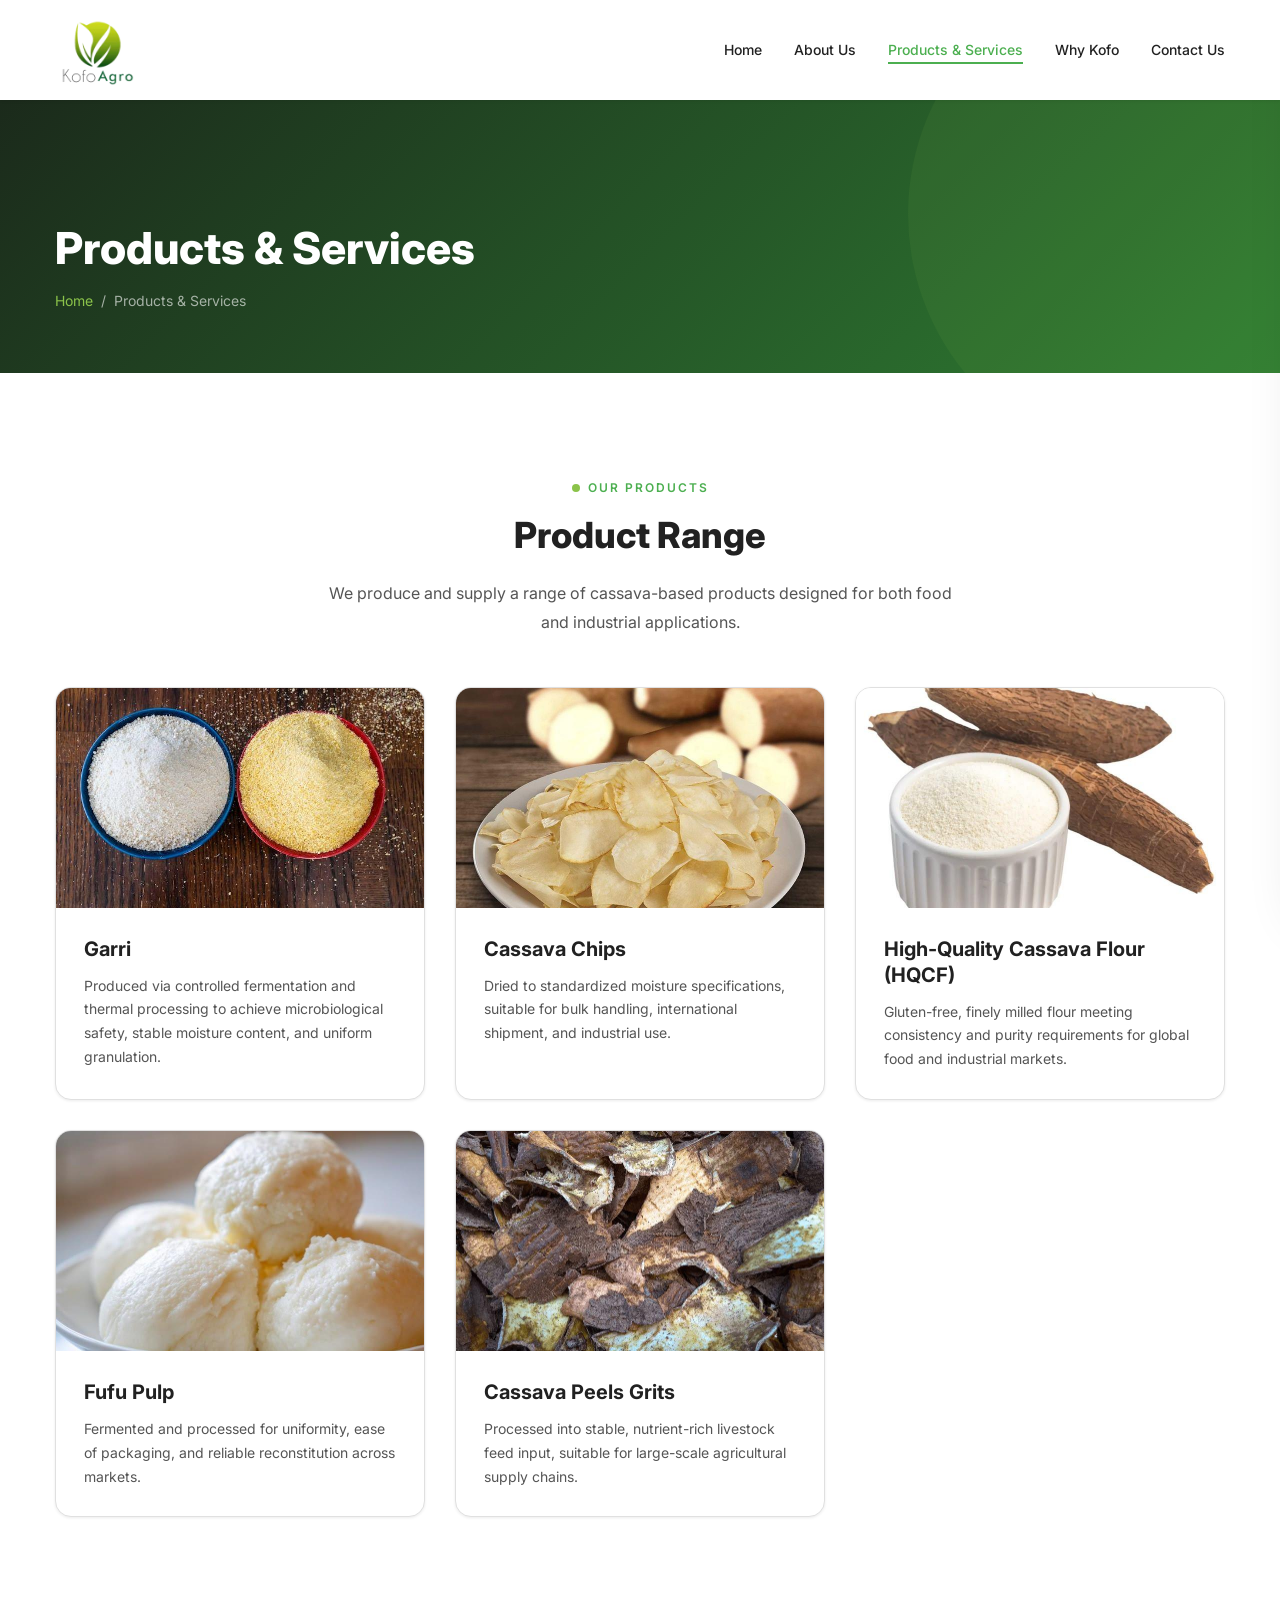
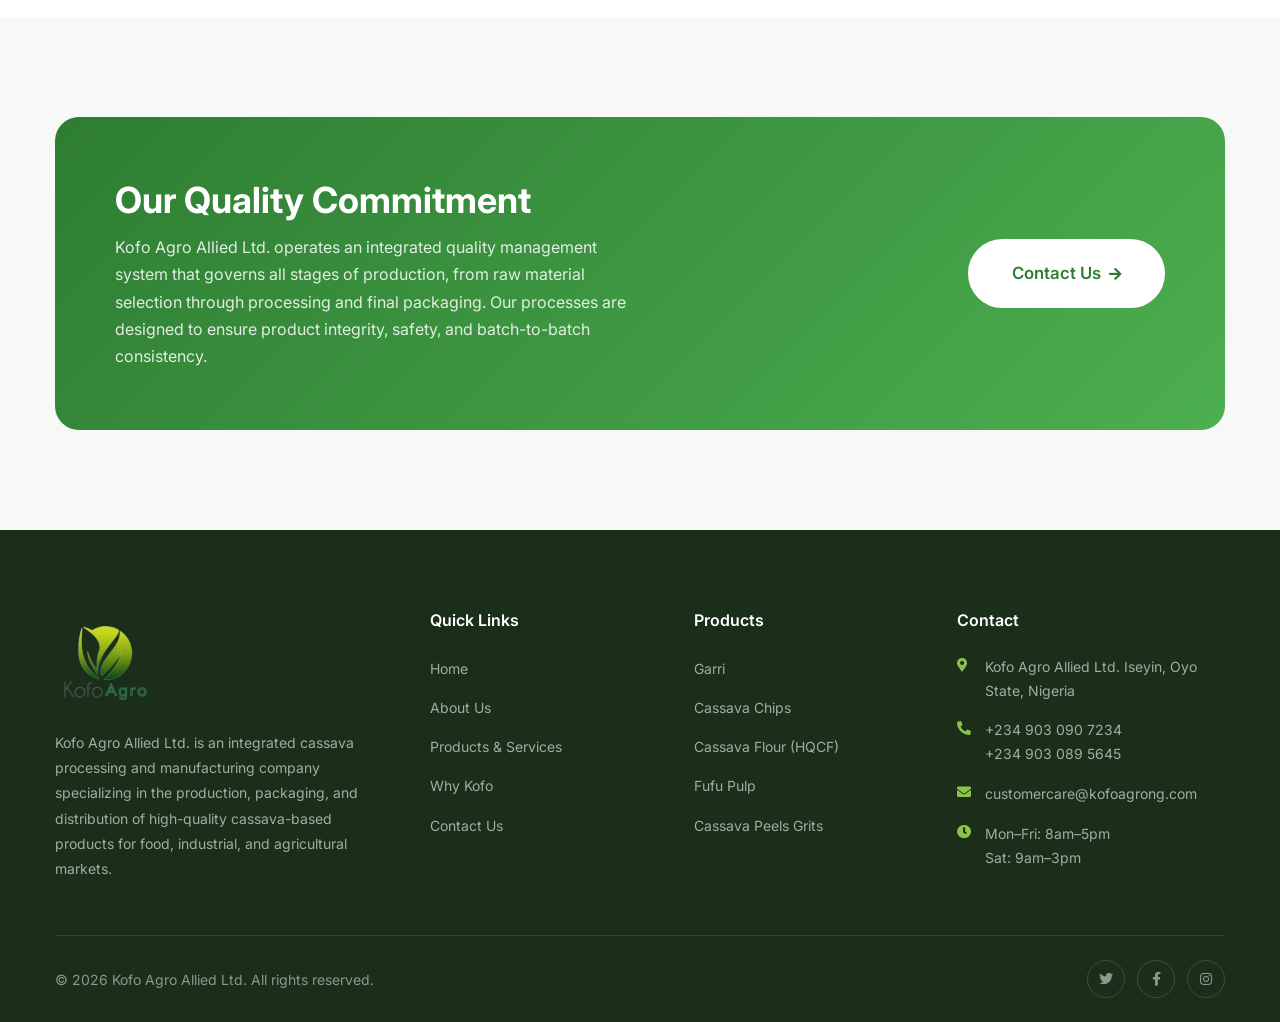
<file: products.html>
<!DOCTYPE html>
<html lang="en">
  <head>
    <meta charset="UTF-8" />
    <meta http-equiv="X-UA-Compatible" content="IE=edge" />
    <meta name="viewport" content="width=device-width, initial-scale=1.0" />
    <title>Products and Services — Kofo Agro Allied Ltd.</title>
    <meta name="description" content="Kofo Agro Allied Ltd. produces and supplies a range of cassava-based products designed for both food and industrial applications." />

    <!-- Favicon -->
    <link rel="apple-touch-icon" sizes="180x180" href="assets/images/favicons/apple-touch-icon.png" />
    <link rel="icon" type="image/png" sizes="32x32" href="assets/images/logo.png" />
    <link rel="icon" type="image/png" sizes="16x16" href="assets/images/logo.png" />
    <link rel="manifest" href="assets/images/favicons/site.webmanifest" />

    <!-- Fonts -->
    <link rel="preconnect" href="https://fonts.googleapis.com" />
    <link rel="preconnect" href="https://fonts.gstatic.com" crossorigin />
    <link href="https://fonts.googleapis.com/css2?family=Inter:wght@300;400;500;600;700;800&display=swap" rel="stylesheet" />

    <!-- Vendor CSS -->
    <link rel="stylesheet" href="assets/vendors/fontawesome/css/all.min.css" />

    <!-- Main CSS -->
    <link rel="stylesheet" href="assets/css/main.css" />
  </head>
  <body>

    <!-- ======= HEADER ======= -->
    <header class="site-header" id="site-header">
      <div class="container">
        <div class="header-inner">
          <a href="index.html" class="header-logo" aria-label="Kofo Agro Home">
            <img src="assets/images/logo.png" alt="Kofo Agro Allied Ltd." />
          </a>
          <nav class="header-nav">
            <ul class="header-nav__list">
              <li><a href="index.html" class="header-nav__link">Home</a></li>
              <li><a href="about.html" class="header-nav__link">About Us</a></li>
              <li><a href="products.html" class="header-nav__link active">Products &amp; Services</a></li>
              <li><a href="why-kofo.html" class="header-nav__link">Why Kofo</a></li>
              <li><a href="contact.html" class="header-nav__link">Contact Us</a></li>
            </ul>
          </nav>
          <button class="mobile-toggle" id="mobile-toggle" aria-label="Open Menu">
            <span></span><span></span><span></span>
          </button>
        </div>
      </div>
    </header>

    <!-- Mobile Nav Overlay -->
    <div class="mobile-nav-overlay" id="mobile-nav-overlay"></div>

    <!-- Mobile Navigation -->
    <div class="mobile-nav" id="mobile-nav">
      <button class="mobile-nav__close" id="mobile-nav-close" aria-label="Close Menu"><i class="fas fa-times"></i></button>
      <div class="mobile-nav__logo"><img src="assets/images/logo.png" alt="Kofo Agro" /></div>
      <ul class="mobile-nav__list">
        <li><a href="index.html">Home</a></li>
        <li><a href="about.html">About Us</a></li>
        <li><a href="products.html" class="active">Products &amp; Services</a></li>
        <li><a href="why-kofo.html">Why Kofo</a></li>
        <li><a href="contact.html">Contact Us</a></li>
      </ul>
      <div class="mobile-nav__contact">
        <p><i class="fas fa-phone-alt"></i> <a href="tel:+2349030907234">+234 903 090 7234</a></p>
        <p><i class="fas fa-envelope"></i> <a href="mailto:customercare@kofoagrong.com">customercare@kofoagrong.com</a></p>
      </div>
    </div>

    <!-- ======= PAGE HEADER ======= -->
    <section class="page-header">
      <div class="container">
        <h1 class="page-header__title fade-up">Products &amp; Services</h1>
        <div class="page-header__breadcrumb fade-up">
          <a href="index.html">Home</a>
          <span>/</span>
          <span>Products &amp; Services</span>
        </div>
      </div>
    </section>

    <!-- ======= PRODUCTS GRID ======= -->
    <section class="section" id="products">
      <div class="container">
        <div class="text-center fade-up" style="margin-bottom: 50px;">
          <div class="section-label" style="justify-content: center;">Our Products</div>
          <h2 class="section-title">Product Range</h2>
          <p class="section-desc mx-auto">
            We produce and supply a range of cassava-based products designed for both food and industrial applications.
          </p>
        </div>
        <div class="products-grid stagger">
          <!-- Product 1 -->
          <div class="product-card">
            <div class="product-card__image">
              <img src="assets/images/resources/Garri.jpeg" alt="Garri" />
            </div>
            <div class="product-card__body">
              <h3 class="product-card__title">Garri</h3>
              <p class="product-card__desc">Produced via controlled fermentation and thermal processing to achieve microbiological safety, stable moisture content, and uniform granulation.</p>
            </div>
          </div>
          <!-- Product 2 -->
          <div class="product-card">
            <div class="product-card__image">
              <img src="assets/images/resources/Cassava Chips.jpeg" alt="Cassava Chips" />
            </div>
            <div class="product-card__body">
              <h3 class="product-card__title">Cassava Chips</h3>
              <p class="product-card__desc">Dried to standardized moisture specifications, suitable for bulk handling, international shipment, and industrial use.</p>
            </div>
          </div>
          <!-- Product 3 -->
          <div class="product-card">
            <div class="product-card__image">
              <img src="assets/images/resources/High-Quality Cassava Flour (HQCF).jpeg" alt="High-Quality Cassava Flour" />
            </div>
            <div class="product-card__body">
              <h3 class="product-card__title">High-Quality Cassava Flour (HQCF)</h3>
              <p class="product-card__desc">Gluten-free, finely milled flour meeting consistency and purity requirements for global food and industrial markets.</p>
            </div>
          </div>
          <!-- Product 4 -->
          <div class="product-card">
            <div class="product-card__image">
              <img src="assets/images/resources/Fufu Pulp.jpeg" alt="Fufu Pulp" />
            </div>
            <div class="product-card__body">
              <h3 class="product-card__title">Fufu Pulp</h3>
              <p class="product-card__desc">Fermented and processed for uniformity, ease of packaging, and reliable reconstitution across markets.</p>
            </div>
          </div>
          <!-- Product 5 -->
          <div class="product-card">
            <div class="product-card__image">
              <img src="assets/images/resources/Cassava Peels Grits for Animal Feed.jpeg" alt="Cassava Peels Grits for Animal Feed" />
            </div>
            <div class="product-card__body">
              <h3 class="product-card__title">Cassava Peels Grits</h3>
              <p class="product-card__desc">Processed into stable, nutrient-rich livestock feed input, suitable for large-scale agricultural supply chains.</p>
            </div>
          </div>
        </div>
      </div>
    </section>

    <!-- ======= QUALITY COMMITMENT ======= -->
    <section class="section section--alt">
      <div class="container">
        <div class="cta-banner fade-up">
          <div class="cta-banner__text">
            <h3>Our Quality Commitment</h3>
            <p>
              Kofo Agro Allied Ltd. operates an integrated quality management system that governs all stages of production, from raw material selection through processing and final packaging. Our processes are designed to ensure product integrity, safety, and batch-to-batch consistency.
            </p>
          </div>
          <a href="contact.html" class="btn btn--white btn--lg">Contact Us <i class="fas fa-arrow-right"></i></a>
        </div>
      </div>
    </section>

    <!-- ======= FOOTER ======= -->
    <footer class="site-footer">
      <div class="container">
        <div class="footer-grid">
          <div class="footer-about">
            <a href="index.html" class="footer-about__logo"><img src="assets/images/logo.png" alt="Kofo Agro" /></a>
            <p>Kofo Agro Allied Ltd. is an integrated cassava processing and manufacturing company specializing in the production, packaging, and distribution of high-quality cassava-based products for food, industrial, and agricultural markets.</p>
          </div>
          <div>
            <h4 class="footer-widget__title">Quick Links</h4>
            <ul class="footer-links">
              <li><a href="index.html">Home</a></li>
              <li><a href="about.html">About Us</a></li>
              <li><a href="products.html">Products &amp; Services</a></li>
              <li><a href="why-kofo.html">Why Kofo</a></li>
              <li><a href="contact.html">Contact Us</a></li>
            </ul>
          </div>
          <div>
            <h4 class="footer-widget__title">Products</h4>
            <ul class="footer-links">
              <li><a href="products.html">Garri</a></li>
              <li><a href="products.html">Cassava Chips</a></li>
              <li><a href="products.html">Cassava Flour (HQCF)</a></li>
              <li><a href="products.html">Fufu Pulp</a></li>
              <li><a href="products.html">Cassava Peels Grits</a></li>
            </ul>
          </div>
          <div>
            <h4 class="footer-widget__title">Contact</h4>
            <ul class="footer-contact">
              <li><i class="fas fa-map-marker-alt"></i><span>Kofo Agro Allied Ltd. Iseyin, Oyo State, Nigeria</span></li>
              <li><i class="fas fa-phone-alt"></i><span><a href="tel:+2349030907234">+234 903 090 7234</a><br /><a href="tel:+2349030895645">+234 903 089 5645</a></span></li>
              <li><i class="fas fa-envelope"></i><a href="mailto:customercare@kofoagrong.com">customercare@kofoagrong.com</a></li>
              <li><i class="fas fa-clock"></i><span>Mon–Fri: 8am–5pm<br />Sat: 9am–3pm</span></li>
            </ul>
          </div>
        </div>
        <div class="footer-bottom">
          <p>&copy; <span id="footer-year"></span> Kofo Agro Allied Ltd. All rights reserved.</p>
          <div class="footer-social">
            <a href="#" aria-label="Twitter"><i class="fab fa-twitter"></i></a>
            <a href="#" aria-label="Facebook"><i class="fab fa-facebook-f"></i></a>
            <a href="#" aria-label="Instagram"><i class="fab fa-instagram"></i></a>
          </div>
        </div>
      </div>
    </footer>

    <!-- Scroll to Top -->
    <button class="scroll-top" id="scroll-top" aria-label="Scroll to top"><i class="fas fa-angle-up"></i></button>

    <!-- ======= JS ======= -->
    <script>
      document.getElementById('footer-year').textContent = new Date().getFullYear();
      const header = document.getElementById('site-header');
      window.addEventListener('scroll', () => { header.classList.toggle('scrolled', window.scrollY > 50); });

      const mobileToggle = document.getElementById('mobile-toggle');
      const mobileNav = document.getElementById('mobile-nav');
      const mobileOverlay = document.getElementById('mobile-nav-overlay');
      const mobileClose = document.getElementById('mobile-nav-close');
      function openMobileNav() { mobileNav.classList.add('active'); mobileOverlay.style.display = 'block'; setTimeout(() => mobileOverlay.classList.add('active'), 10); document.body.style.overflow = 'hidden'; }
      function closeMobileNav() { mobileNav.classList.remove('active'); mobileOverlay.classList.remove('active'); setTimeout(() => { mobileOverlay.style.display = 'none'; }, 300); document.body.style.overflow = ''; }
      mobileToggle.addEventListener('click', openMobileNav);
      mobileClose.addEventListener('click', closeMobileNav);
      mobileOverlay.addEventListener('click', closeMobileNav);

      const scrollTopBtn = document.getElementById('scroll-top');
      window.addEventListener('scroll', () => { scrollTopBtn.classList.toggle('visible', window.scrollY > 300); });
      scrollTopBtn.addEventListener('click', () => { window.scrollTo({ top: 0, behavior: 'smooth' }); });

      const observer = new IntersectionObserver((entries) => {
        entries.forEach(entry => { if (entry.isIntersecting) { entry.target.classList.add('visible'); observer.unobserve(entry.target); } });
      }, { threshold: 0.15, rootMargin: '0px 0px -50px 0px' });
      document.querySelectorAll('.fade-up, .fade-in, .stagger').forEach(el => observer.observe(el));
    </script>
  </body>
</html>
</file>
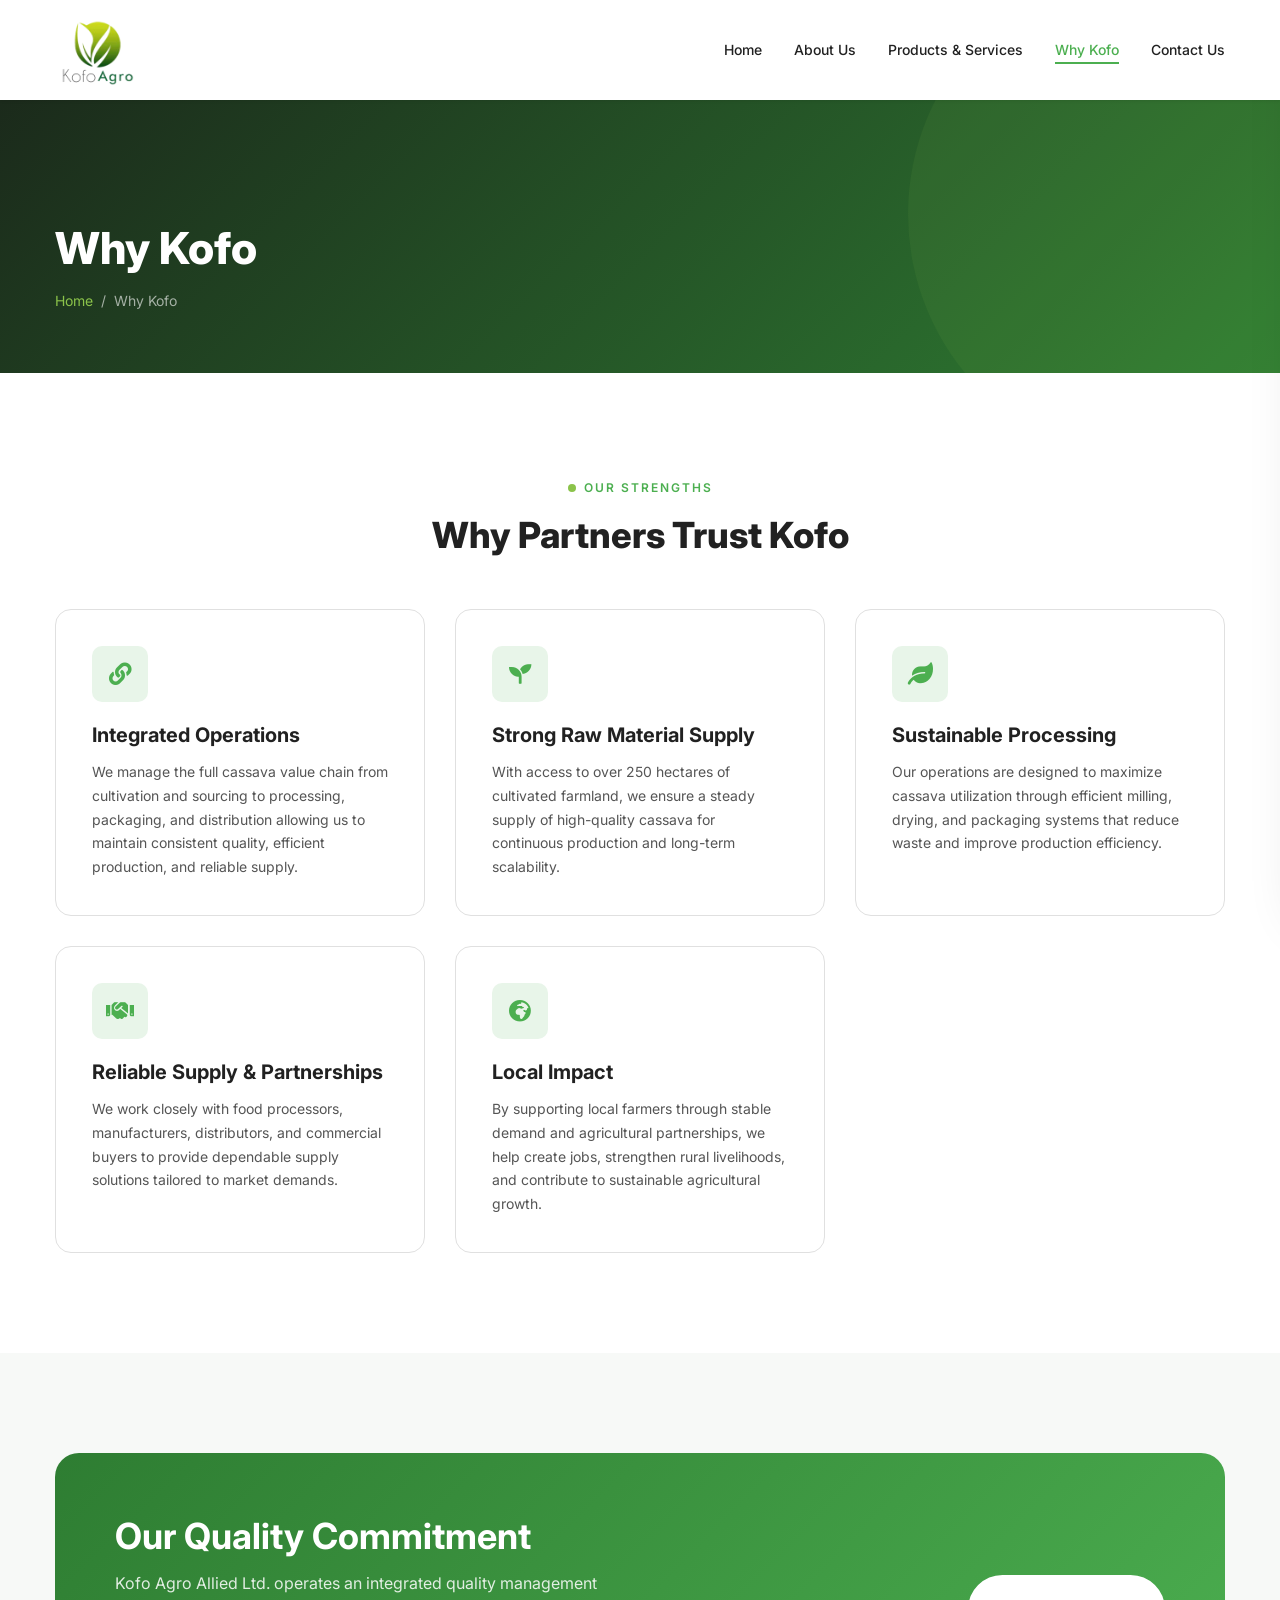
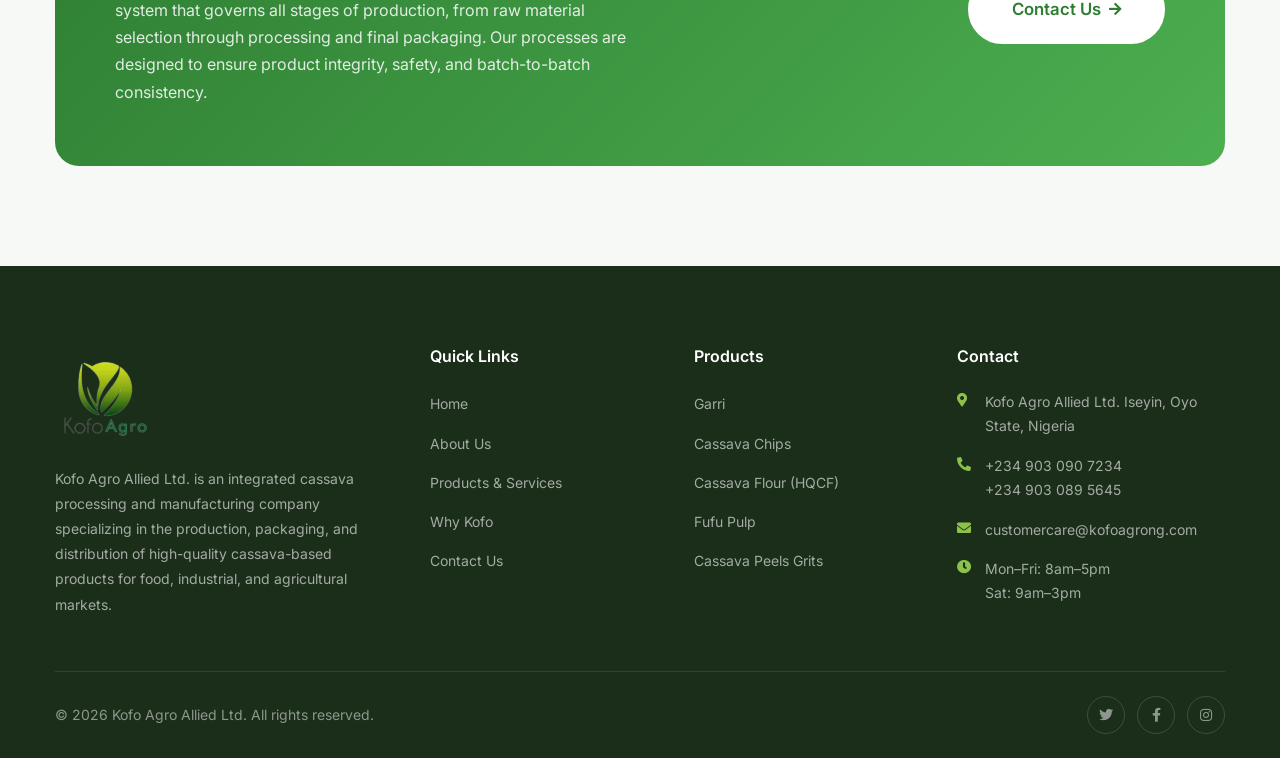
<file: why-kofo.html>
<!DOCTYPE html>
<html lang="en">
  <head>
    <meta charset="UTF-8" />
    <meta http-equiv="X-UA-Compatible" content="IE=edge" />
    <meta name="viewport" content="width=device-width, initial-scale=1.0" />
    <title>Why Partners Trust Kofo — Kofo Agro Allied Ltd.</title>
    <meta name="description" content="Discover why partners trust Kofo Agro Allied Ltd. for their integrated operations, strong raw material supply, and reliable partnerships." />

    <!-- Favicon -->
    <link rel="apple-touch-icon" sizes="180x180" href="assets/images/favicons/apple-touch-icon.png" />
    <link rel="icon" type="image/png" sizes="32x32" href="assets/images/logo.png" />
    <link rel="icon" type="image/png" sizes="16x16" href="assets/images/logo.png" />
    <link rel="manifest" href="assets/images/favicons/site.webmanifest" />

    <!-- Fonts -->
    <link rel="preconnect" href="https://fonts.googleapis.com" />
    <link rel="preconnect" href="https://fonts.gstatic.com" crossorigin />
    <link href="https://fonts.googleapis.com/css2?family=Inter:wght@300;400;500;600;700;800&display=swap" rel="stylesheet" />

    <!-- Vendor CSS -->
    <link rel="stylesheet" href="assets/vendors/fontawesome/css/all.min.css" />

    <!-- Main CSS -->
    <link rel="stylesheet" href="assets/css/main.css" />
  </head>
  <body>

    <!-- ======= HEADER ======= -->
    <header class="site-header" id="site-header">
      <div class="container">
        <div class="header-inner">
          <a href="index.html" class="header-logo" aria-label="Kofo Agro Home">
            <img src="assets/images/logo.png" alt="Kofo Agro Allied Ltd." />
          </a>
          <nav class="header-nav">
            <ul class="header-nav__list">
              <li><a href="index.html" class="header-nav__link">Home</a></li>
              <li><a href="about.html" class="header-nav__link">About Us</a></li>
              <li><a href="products.html" class="header-nav__link">Products &amp; Services</a></li>
              <li><a href="why-kofo.html" class="header-nav__link active">Why Kofo</a></li>
              <li><a href="contact.html" class="header-nav__link">Contact Us</a></li>
            </ul>
          </nav>
          <button class="mobile-toggle" id="mobile-toggle" aria-label="Open Menu">
            <span></span><span></span><span></span>
          </button>
        </div>
      </div>
    </header>

    <!-- Mobile Nav Overlay -->
    <div class="mobile-nav-overlay" id="mobile-nav-overlay"></div>

    <!-- Mobile Navigation -->
    <div class="mobile-nav" id="mobile-nav">
      <button class="mobile-nav__close" id="mobile-nav-close" aria-label="Close Menu"><i class="fas fa-times"></i></button>
      <div class="mobile-nav__logo"><img src="assets/images/logo.png" alt="Kofo Agro" /></div>
      <ul class="mobile-nav__list">
        <li><a href="index.html">Home</a></li>
        <li><a href="about.html">About Us</a></li>
        <li><a href="products.html">Products &amp; Services</a></li>
        <li><a href="why-kofo.html" class="active">Why Kofo</a></li>
        <li><a href="contact.html">Contact Us</a></li>
      </ul>
      <div class="mobile-nav__contact">
        <p><i class="fas fa-phone-alt"></i> <a href="tel:+2349030907234">+234 903 090 7234</a></p>
        <p><i class="fas fa-envelope"></i> <a href="mailto:customercare@kofoagrong.com">customercare@kofoagrong.com</a></p>
      </div>
    </div>

    <!-- ======= PAGE HEADER ======= -->
    <section class="page-header">
      <div class="container">
        <h1 class="page-header__title fade-up">Why Kofo</h1>
        <div class="page-header__breadcrumb fade-up">
          <a href="index.html">Home</a>
          <span>/</span>
          <span>Why Kofo</span>
        </div>
      </div>
    </section>

    <!-- ======= TRUST PILLARS ======= -->
    <section class="section" id="trust-pillars">
      <div class="container">
        <div class="text-center fade-up" style="margin-bottom: 50px;">
          <div class="section-label" style="justify-content: center;">Our Strengths</div>
          <h2 class="section-title">Why Partners Trust Kofo</h2>
        </div>
        
        <div class="pillars-grid stagger">
          <!-- Pillar 1 -->
          <div class="pillar-card">
            <div class="pillar-card__icon"><i class="fas fa-link"></i></div>
            <h3 class="pillar-card__title">Integrated Operations</h3>
            <p class="pillar-card__desc">We manage the full cassava value chain from cultivation and sourcing to processing, packaging, and distribution allowing us to maintain consistent quality, efficient production, and reliable supply.</p>
          </div>
          <!-- Pillar 2 -->
          <div class="pillar-card">
            <div class="pillar-card__icon"><i class="fas fa-seedling"></i></div>
            <h3 class="pillar-card__title">Strong Raw Material Supply</h3>
            <p class="pillar-card__desc">With access to over 250 hectares of cultivated farmland, we ensure a steady supply of high-quality cassava for continuous production and long-term scalability.</p>
          </div>
          <!-- Pillar 3 -->
          <div class="pillar-card">
            <div class="pillar-card__icon"><i class="fas fa-leaf"></i></div>
            <h3 class="pillar-card__title">Sustainable Processing</h3>
            <p class="pillar-card__desc">Our operations are designed to maximize cassava utilization through efficient milling, drying, and packaging systems that reduce waste and improve production efficiency.</p>
          </div>
          <!-- Pillar 4 -->
          <div class="pillar-card">
            <div class="pillar-card__icon"><i class="fas fa-handshake"></i></div>
            <h3 class="pillar-card__title">Reliable Supply &amp; Partnerships</h3>
            <p class="pillar-card__desc">We work closely with food processors, manufacturers, distributors, and commercial buyers to provide dependable supply solutions tailored to market demands.</p>
          </div>
          <!-- Pillar 5 -->
          <div class="pillar-card">
            <div class="pillar-card__icon"><i class="fas fa-globe-africa"></i></div>
            <h3 class="pillar-card__title">Local Impact</h3>
            <p class="pillar-card__desc">By supporting local farmers through stable demand and agricultural partnerships, we help create jobs, strengthen rural livelihoods, and contribute to sustainable agricultural growth.</p>
          </div>
        </div>
      </div>
    </section>

    <!-- ======= QUALITY COMMITMENT ======= -->
    <section class="section section--alt">
      <div class="container">
        <div class="cta-banner fade-up">
          <div class="cta-banner__text">
            <h3>Our Quality Commitment</h3>
            <p>
              Kofo Agro Allied Ltd. operates an integrated quality management system that governs all stages of production, from raw material selection through processing and final packaging. Our processes are designed to ensure product integrity, safety, and batch-to-batch consistency.
            </p>
          </div>
          <a href="contact.html" class="btn btn--white btn--lg">Contact Us <i class="fas fa-arrow-right"></i></a>
        </div>
      </div>
    </section>

    <!-- ======= FOOTER ======= -->
    <footer class="site-footer">
      <div class="container">
        <div class="footer-grid">
          <div class="footer-about">
            <a href="index.html" class="footer-about__logo"><img src="assets/images/logo.png" alt="Kofo Agro" /></a>
            <p>Kofo Agro Allied Ltd. is an integrated cassava processing and manufacturing company specializing in the production, packaging, and distribution of high-quality cassava-based products for food, industrial, and agricultural markets.</p>
          </div>
          <div>
            <h4 class="footer-widget__title">Quick Links</h4>
            <ul class="footer-links">
              <li><a href="index.html">Home</a></li>
              <li><a href="about.html">About Us</a></li>
              <li><a href="products.html">Products &amp; Services</a></li>
              <li><a href="why-kofo.html">Why Kofo</a></li>
              <li><a href="contact.html">Contact Us</a></li>
            </ul>
          </div>
          <div>
            <h4 class="footer-widget__title">Products</h4>
            <ul class="footer-links">
              <li><a href="products.html">Garri</a></li>
              <li><a href="products.html">Cassava Chips</a></li>
              <li><a href="products.html">Cassava Flour (HQCF)</a></li>
              <li><a href="products.html">Fufu Pulp</a></li>
              <li><a href="products.html">Cassava Peels Grits</a></li>
            </ul>
          </div>
          <div>
            <h4 class="footer-widget__title">Contact</h4>
            <ul class="footer-contact">
              <li><i class="fas fa-map-marker-alt"></i><span>Kofo Agro Allied Ltd. Iseyin, Oyo State, Nigeria</span></li>
              <li><i class="fas fa-phone-alt"></i><span><a href="tel:+2349030907234">+234 903 090 7234</a><br /><a href="tel:+2349030895645">+234 903 089 5645</a></span></li>
              <li><i class="fas fa-envelope"></i><a href="mailto:customercare@kofoagrong.com">customercare@kofoagrong.com</a></li>
              <li><i class="fas fa-clock"></i><span>Mon–Fri: 8am–5pm<br />Sat: 9am–3pm</span></li>
            </ul>
          </div>
        </div>
        <div class="footer-bottom">
          <p>&copy; <span id="footer-year"></span> Kofo Agro Allied Ltd. All rights reserved.</p>
          <div class="footer-social">
            <a href="#" aria-label="Twitter"><i class="fab fa-twitter"></i></a>
            <a href="#" aria-label="Facebook"><i class="fab fa-facebook-f"></i></a>
            <a href="#" aria-label="Instagram"><i class="fab fa-instagram"></i></a>
          </div>
        </div>
      </div>
    </footer>

    <!-- Scroll to Top -->
    <button class="scroll-top" id="scroll-top" aria-label="Scroll to top"><i class="fas fa-angle-up"></i></button>

    <!-- ======= JS ======= -->
    <script>
      document.getElementById('footer-year').textContent = new Date().getFullYear();
      const header = document.getElementById('site-header');
      window.addEventListener('scroll', () => { header.classList.toggle('scrolled', window.scrollY > 50); });

      const mobileToggle = document.getElementById('mobile-toggle');
      const mobileNav = document.getElementById('mobile-nav');
      const mobileOverlay = document.getElementById('mobile-nav-overlay');
      const mobileClose = document.getElementById('mobile-nav-close');
      function openMobileNav() { mobileNav.classList.add('active'); mobileOverlay.style.display = 'block'; setTimeout(() => mobileOverlay.classList.add('active'), 10); document.body.style.overflow = 'hidden'; }
      function closeMobileNav() { mobileNav.classList.remove('active'); mobileOverlay.classList.remove('active'); setTimeout(() => { mobileOverlay.style.display = 'none'; }, 300); document.body.style.overflow = ''; }
      mobileToggle.addEventListener('click', openMobileNav);
      mobileClose.addEventListener('click', closeMobileNav);
      mobileOverlay.addEventListener('click', closeMobileNav);

      const scrollTopBtn = document.getElementById('scroll-top');
      window.addEventListener('scroll', () => { scrollTopBtn.classList.toggle('visible', window.scrollY > 300); });
      scrollTopBtn.addEventListener('click', () => { window.scrollTo({ top: 0, behavior: 'smooth' }); });

      const observer = new IntersectionObserver((entries) => {
        entries.forEach(entry => { if (entry.isIntersecting) { entry.target.classList.add('visible'); observer.unobserve(entry.target); } });
      }, { threshold: 0.15, rootMargin: '0px 0px -50px 0px' });
      document.querySelectorAll('.fade-up, .fade-in, .stagger').forEach(el => observer.observe(el));
    </script>
  </body>
</html>
</file>
<file: assets/css/main.css>
/* ============================================================
   KOFO AGRO — Main Stylesheet
   Design based on Template.png (AgriHub-style modern agri-tech)
   ============================================================ */

/* ---------- CSS Custom Properties ---------- */
:root {
  --clr-primary: #4CAF50;
  --clr-primary-dark: #2E7D32;
  --clr-primary-light: #81C784;
  --clr-primary-pale: #E8F5E9;
  --clr-accent: #8BC34A;
  --clr-accent-dark: #689F38;
  --clr-dark: #1a1a1a;
  --clr-heading: #212121;
  --clr-body: #555555;
  --clr-muted: #888888;
  --clr-border: #e0e0e0;
  --clr-bg: #ffffff;
  --clr-bg-alt: #f7f9f7;
  --clr-bg-dark: #1b2a1b;
  --clr-bg-footer: #1a2e1a;
  --clr-white: #ffffff;

  --ff-heading: 'Inter', 'Segoe UI', sans-serif;
  --ff-body: 'Inter', 'Segoe UI', sans-serif;

  --fs-hero: clamp(2.25rem, 5vw, 3.75rem);
  --fs-h1: clamp(1.875rem, 4vw, 2.75rem);
  --fs-h2: clamp(1.5rem, 3vw, 2.25rem);
  --fs-h3: 1.25rem;
  --fs-body: 1rem;
  --fs-small: 0.875rem;
  --fs-label: 0.75rem;

  --fw-regular: 400;
  --fw-medium: 500;
  --fw-semibold: 600;
  --fw-bold: 700;
  --fw-extrabold: 800;

  --radius-sm: 6px;
  --radius-md: 10px;
  --radius-lg: 16px;
  --radius-xl: 24px;
  --radius-full: 9999px;

  --shadow-sm: 0 1px 3px rgba(0,0,0,0.08);
  --shadow-md: 0 4px 12px rgba(0,0,0,0.08);
  --shadow-lg: 0 8px 30px rgba(0,0,0,0.1);
  --shadow-xl: 0 20px 50px rgba(0,0,0,0.12);

  --transition: 0.3s ease;
  --transition-slow: 0.5s ease;

  --container-max: 1200px;
  --section-pad: 100px;
  --section-pad-sm: 60px;
}

/* ---------- Reset & Base ---------- */
*, *::before, *::after {
  margin: 0;
  padding: 0;
  box-sizing: border-box;
}

html {
  scroll-behavior: smooth;
  -webkit-font-smoothing: antialiased;
  -moz-osx-font-smoothing: grayscale;
}

body {
  font-family: var(--ff-body);
  font-size: var(--fs-body);
  font-weight: var(--fw-regular);
  color: var(--clr-body);
  background: var(--clr-bg);
  line-height: 1.7;
  overflow-x: hidden;
}

img {
  max-width: 100%;
  height: auto;
  display: block;
}

a {
  text-decoration: none;
  color: inherit;
  transition: var(--transition);
}

ul, ol {
  list-style: none;
}

h1, h2, h3, h4, h5, h6 {
  font-family: var(--ff-heading);
  color: var(--clr-heading);
  font-weight: var(--fw-bold);
  line-height: 1.3;
}

/* ---------- Utility ---------- */
.container {
  width: 100%;
  max-width: var(--container-max);
  margin: 0 auto;
  padding: 0 15px;
}

.section {
  padding: var(--section-pad) 0;
}

.section--alt {
  background: var(--clr-bg-alt);
}

.section--dark {
  background: var(--clr-bg-dark);
  color: var(--clr-white);
}

.section-label {
  display: inline-flex;
  align-items: center;
  gap: 8px;
  font-size: var(--fs-label);
  font-weight: var(--fw-semibold);
  text-transform: uppercase;
  letter-spacing: 2px;
  color: var(--clr-primary);
  margin-bottom: 14px;
}

.section-label::before {
  content: '';
  width: 8px;
  height: 8px;
  background: var(--clr-accent);
  border-radius: 50%;
  display: inline-block;
}

.section-title {
  font-size: var(--fs-h2);
  font-weight: var(--fw-extrabold);
  margin-bottom: 20px;
  color: var(--clr-heading);
}

.section--dark .section-title {
  color: var(--clr-white);
}

.section-desc {
  font-size: var(--fs-body);
  color: var(--clr-body);
  max-width: 640px;
  line-height: 1.8;
}

.section--dark .section-desc {
  color: rgba(255,255,255,0.7);
}

.text-center { text-align: center; }
.mx-auto { margin-left: auto; margin-right: auto; }

/* ---------- Buttons ---------- */
.btn {
  display: inline-flex;
  align-items: center;
  justify-content: center;
  gap: 8px;
  padding: 14px 32px;
  border-radius: var(--radius-full);
  font-family: var(--ff-body);
  font-size: var(--fs-body);
  font-weight: var(--fw-semibold);
  border: 2px solid transparent;
  cursor: pointer;
  transition: var(--transition);
  white-space: nowrap;
}

.btn--primary {
  background: var(--clr-accent);
  color: var(--clr-dark);
  border-color: var(--clr-accent);
}

.btn--primary:hover {
  background: var(--clr-accent-dark);
  border-color: var(--clr-accent-dark);
  transform: translateY(-2px);
  box-shadow: var(--shadow-md);
}

.btn--outline {
  background: transparent;
  color: var(--clr-white);
  border-color: var(--clr-white);
}

.btn--outline:hover {
  background: var(--clr-white);
  color: var(--clr-dark);
  transform: translateY(-2px);
}

.btn--outline-dark {
  background: transparent;
  color: var(--clr-heading);
  border-color: var(--clr-border);
}

.btn--outline-dark:hover {
  background: var(--clr-primary);
  color: var(--clr-white);
  border-color: var(--clr-primary);
}

.btn--white {
  background: var(--clr-white);
  color: var(--clr-primary-dark);
  border-color: var(--clr-white);
}

.btn--white:hover {
  background: var(--clr-primary-pale);
  transform: translateY(-2px);
  box-shadow: var(--shadow-md);
}

.btn--sm {
  padding: 10px 22px;
  font-size: var(--fs-small);
}

.btn--lg {
  padding: 18px 42px;
  font-size: 1.05rem;
}

.btn i {
  font-size: 0.85em;
}

/* ---------- Header / Navigation ---------- */
.site-header {
  position: fixed;
  top: 0;
  left: 0;
  width: 100%;
  z-index: 1000;
  background: var(--clr-white);
  box-shadow: var(--shadow-sm);
  transition: var(--transition);
}

.site-header.scrolled {
  box-shadow: var(--shadow-md);
}

.header-inner {
  display: flex;
  align-items: center;
  justify-content: space-between;
  height: 100px;
}

.header-logo img {
  height: clamp(50px, 8vw, 85px);
  width: auto;
}

.header-nav {
  display: flex;
  align-items: center;
  gap: 36px;
}

.header-nav__list {
  display: flex;
  gap: 32px;
}

.header-nav__link {
  font-size: var(--fs-small);
  font-weight: var(--fw-medium);
  color: var(--clr-heading);
  position: relative;
  padding: 4px 0;
}

.header-nav__link::after {
  content: '';
  position: absolute;
  bottom: -2px;
  left: 0;
  width: 0;
  height: 2px;
  background: var(--clr-primary);
  transition: var(--transition);
}

.header-nav__link:hover,
.header-nav__link.active {
  color: var(--clr-primary);
}

.header-nav__link:hover::after,
.header-nav__link.active::after {
  width: 100%;
}

/* Mobile Nav Toggle */
.mobile-toggle {
  display: none;
  flex-direction: column;
  gap: 5px;
  cursor: pointer;
  padding: 5px;
  background: none;
  border: none;
}

.mobile-toggle span {
  width: 26px;
  height: 2.5px;
  background: var(--clr-heading);
  border-radius: 2px;
  transition: var(--transition);
}

/* Mobile Navigation Overlay */
.mobile-nav-overlay {
  display: none;
  position: fixed;
  inset: 0;
  background: rgba(0,0,0,0.5);
  z-index: 998;
  opacity: 0;
  transition: var(--transition);
}

.mobile-nav-overlay.active {
  opacity: 1;
}

.mobile-nav {
  position: fixed;
  top: 0;
  right: -320px;
  width: 300px;
  height: 100vh;
  background: var(--clr-white);
  z-index: 999;
  padding: 30px;
  overflow-y: auto;
  transition: var(--transition-slow);
  box-shadow: var(--shadow-xl);
}

.mobile-nav.active {
  right: 0;
}

.mobile-nav__close {
  position: absolute;
  top: 20px;
  right: 20px;
  width: 36px;
  height: 36px;
  display: flex;
  align-items: center;
  justify-content: center;
  border-radius: 50%;
  background: var(--clr-bg-alt);
  border: none;
  cursor: pointer;
  font-size: 1.2rem;
  color: var(--clr-heading);
}

.mobile-nav__logo {
  margin-bottom: 30px;
}

.mobile-nav__logo img {
  height: 45px;
}

.mobile-nav__list {
  display: flex;
  flex-direction: column;
  gap: 0;
}

.mobile-nav__list li a {
  display: block;
  padding: 14px 0;
  font-size: var(--fs-body);
  font-weight: var(--fw-medium);
  color: var(--clr-heading);
  border-bottom: 1px solid var(--clr-border);
}

.mobile-nav__list li a:hover,
.mobile-nav__list li a.active {
  color: var(--clr-primary);
}

.mobile-nav__contact {
  margin-top: 30px;
  padding-top: 20px;
  border-top: 1px solid var(--clr-border);
}

.mobile-nav__contact p {
  display: flex;
  align-items: center;
  gap: 10px;
  margin-bottom: 12px;
  font-size: var(--fs-small);
  color: var(--clr-body);
}

.mobile-nav__contact i {
  color: var(--clr-primary);
  width: 18px;
}

/* ---------- Hero ---------- */
.hero {
  position: relative;
  min-height: 90vh;
  margin-top: 100px;
  overflow: hidden;
}

.hero-slide {
  position: absolute;
  inset: 0;
  opacity: 0;
  transition: opacity 1s ease-in-out;
  display: flex;
  align-items: center;
  z-index: 1;
}

.hero-slide.active {
  opacity: 1;
  z-index: 2;
}

.hero__bg {
  position: absolute;
  inset: 0;
  z-index: 0;
}

.hero__bg img {
  width: 100%;
  height: 100%;
  object-fit: cover;
  transform: scale(1.05);
  transition: transform 6s ease-out;
}

.hero-slide.active .hero__bg img {
  transform: scale(1);
}

.hero__overlay {
  position: absolute;
  inset: 0;
  background: linear-gradient(135deg, rgba(10,30,10,0.82) 0%, rgba(20,50,20,0.65) 100%);
  z-index: 1;
}

.hero__content {
  position: relative;
  z-index: 2;
  max-width: 700px;
  color: var(--clr-white);
  padding: 60px 0;
}

.hero-slide .hero__content {
  opacity: 0;
  transform: translateY(30px);
  transition: opacity 0.8s ease, transform 0.8s ease;
  transition-delay: 0.3s;
}

.hero-slide.active .hero__content {
  opacity: 1;
  transform: translateY(0);
}

.hero__label {
  display: inline-flex;
  align-items: center;
  gap: 8px;
  background: rgba(255,255,255,0.12);
  backdrop-filter: blur(10px);
  padding: 8px 18px;
  border-radius: var(--radius-full);
  font-size: var(--fs-small);
  font-weight: var(--fw-medium);
  margin-bottom: 24px;
  border: 1px solid rgba(255,255,255,0.15);
}

.hero__label i {
  color: var(--clr-accent);
}

.hero__title {
  font-size: var(--fs-hero);
  font-weight: var(--fw-extrabold);
  color: var(--clr-white);
  margin-bottom: 20px;
  line-height: 1.15;
}

.hero__title span {
  color: var(--clr-accent);
}

.hero__desc {
  font-size: 1.1rem;
  line-height: 1.8;
  color: rgba(255,255,255,0.85);
  margin-bottom: 36px;
  max-width: 560px;
}

.hero__buttons {
  display: flex;
  gap: 16px;
  flex-wrap: wrap;
}

.hero__buttons .btn {
  min-width: 180px;
}

/* ---------- Trust Banner ---------- */
.trust-banner {
  padding: 50px 0;
  background: var(--clr-bg-alt);
  border-top: 1px solid var(--clr-border);
  border-bottom: 1px solid var(--clr-border);
}

.trust-banner__inner {
  display: flex;
  align-items: center;
  gap: 16px;
  justify-content: center;
  flex-wrap: wrap;
}

.trust-banner__icon {
  width: 40px;
  height: 40px;
  border-radius: 50%;
  background: var(--clr-primary-pale);
  display: flex;
  align-items: center;
  justify-content: center;
  color: var(--clr-primary);
  font-size: 1.1rem;
  flex-shrink: 0;
}

.trust-banner__text {
  font-size: 1.05rem;
  color: var(--clr-heading);
  font-weight: var(--fw-medium);
  text-align: center;
  max-width: 720px;
  line-height: 1.7;
}

/* ---------- About / Intro Section ---------- */
.about-grid {
  display: grid;
  grid-template-columns: 1fr 1fr;
  gap: 60px;
  align-items: center;
}

.about-image {
  position: relative;
  border-radius: var(--radius-lg);
  overflow: hidden;
}

.about-image img {
  width: 100%;
  height: 100%;
  object-fit: cover;
  border-radius: var(--radius-lg);
}

.about-image__badge {
  position: absolute;
  bottom: 24px;
  left: 24px;
  background: var(--clr-primary);
  color: var(--clr-white);
  padding: 14px 22px;
  border-radius: var(--radius-md);
  font-weight: var(--fw-bold);
  font-size: var(--fs-h3);
  box-shadow: var(--shadow-lg);
}

.about-image__badge span {
  display: block;
  font-size: var(--fs-small);
  font-weight: var(--fw-regular);
  opacity: 0.9;
}

.about-text .section-desc {
  margin-bottom: 24px;
}

.about-text .about-list {
  margin-bottom: 30px;
}

.about-text .about-list li {
  display: flex;
  align-items: flex-start;
  gap: 12px;
  margin-bottom: 12px;
  font-size: var(--fs-body);
  color: var(--clr-body);
}

.about-text .about-list li i {
  color: var(--clr-primary);
  margin-top: 4px;
  flex-shrink: 0;
}

/* ---------- Products / Services Cards ---------- */
.products-grid {
  display: grid;
  grid-template-columns: repeat(auto-fit, minmax(340px, 1fr));
  gap: 30px;
}

.product-card {
  background: var(--clr-white);
  border-radius: var(--radius-lg);
  overflow: hidden;
  box-shadow: var(--shadow-sm);
  transition: var(--transition);
  border: 1px solid var(--clr-border);
}

.product-card:hover {
  transform: translateY(-6px);
  box-shadow: var(--shadow-lg);
  border-color: var(--clr-primary-light);
}

.product-card__image {
  height: 220px;
  overflow: hidden;
  background: var(--clr-bg-alt);
}

.product-card__image img {
  width: 100%;
  height: 100%;
  object-fit: cover;
  transition: var(--transition-slow);
}

.product-card:hover .product-card__image img {
  transform: scale(1.05);
}

.product-card__body {
  padding: 28px;
}

.product-card__title {
  font-size: var(--fs-h3);
  font-weight: var(--fw-bold);
  margin-bottom: 12px;
  color: var(--clr-heading);
}

.product-card__desc {
  font-size: var(--fs-small);
  color: var(--clr-body);
  line-height: 1.7;
}

/* ---------- Why Kofo / Trust Pillars ---------- */
.pillars-grid {
  display: grid;
  grid-template-columns: repeat(auto-fit, minmax(300px, 1fr));
  gap: 30px;
}

.pillar-card {
  padding: 36px;
  background: var(--clr-white);
  border-radius: var(--radius-lg);
  border: 1px solid var(--clr-border);
  transition: var(--transition);
  position: relative;
}

.pillar-card:hover {
  border-color: var(--clr-primary-light);
  box-shadow: var(--shadow-md);
  transform: translateY(-4px);
}

.pillar-card__icon {
  width: 56px;
  height: 56px;
  border-radius: var(--radius-md);
  background: var(--clr-primary-pale);
  display: flex;
  align-items: center;
  justify-content: center;
  margin-bottom: 20px;
  font-size: 1.4rem;
  color: var(--clr-primary);
  transition: var(--transition);
}

.pillar-card:hover .pillar-card__icon {
  background: var(--clr-primary);
  color: var(--clr-white);
}

.pillar-card__title {
  font-size: var(--fs-h3);
  font-weight: var(--fw-bold);
  margin-bottom: 12px;
}

.pillar-card__desc {
  font-size: var(--fs-small);
  color: var(--clr-body);
  line-height: 1.7;
}

/* ---------- Quality Commitment / CTA Banner ---------- */
.cta-banner {
  background: linear-gradient(135deg, var(--clr-primary-dark), var(--clr-primary));
  padding: 60px;
  border-radius: var(--radius-xl);
  color: var(--clr-white);
  display: flex;
  align-items: center;
  justify-content: space-between;
  gap: 40px;
  flex-wrap: wrap;
}

.cta-banner__text h3 {
  font-size: var(--fs-h2);
  color: var(--clr-white);
  margin-bottom: 10px;
}

.cta-banner__text p {
  color: rgba(255,255,255,0.85);
  max-width: 520px;
  line-height: 1.7;
}

/* ---------- Values / Features Row ---------- */
.values-grid {
  display: grid;
  grid-template-columns: repeat(3, 1fr);
  gap: 30px;
}

.value-card {
  text-align: center;
  padding: 40px 30px;
  border-radius: var(--radius-lg);
  background: var(--clr-white);
  border: 1px solid var(--clr-border);
  transition: var(--transition);
}

.value-card:hover {
  box-shadow: var(--shadow-md);
  border-color: var(--clr-primary-light);
}

.value-card__icon {
  width: 70px;
  height: 70px;
  margin: 0 auto 20px;
  background: var(--clr-primary-pale);
  border-radius: var(--radius-md);
  display: flex;
  align-items: center;
  justify-content: center;
  font-size: 1.6rem;
  color: var(--clr-primary);
  transition: var(--transition);
}

.value-card:hover .value-card__icon {
  background: var(--clr-primary);
  color: var(--clr-white);
}

.value-card__title {
  font-size: var(--fs-h3);
  font-weight: var(--fw-bold);
  margin-bottom: 10px;
}

.value-card__desc {
  font-size: var(--fs-small);
  color: var(--clr-body);
  line-height: 1.7;
}

/* ---------- Page Header (Inner Pages) ---------- */
.page-header {
  position: relative;
  padding: 120px 0 60px;
  margin-top: 100px;
  background: linear-gradient(135deg, var(--clr-bg-dark) 0%, var(--clr-primary-dark) 100%);
  overflow: hidden;
}

.page-header::before {
  content: '';
  position: absolute;
  top: -50%;
  right: -10%;
  width: 500px;
  height: 500px;
  background: rgba(139,195,74,0.08);
  border-radius: 50%;
}

.page-header__title {
  font-size: var(--fs-h1);
  color: var(--clr-white);
  font-weight: var(--fw-extrabold);
  margin-bottom: 12px;
}

.page-header__breadcrumb {
  display: flex;
  gap: 8px;
  font-size: var(--fs-small);
  color: rgba(255,255,255,0.6);
}

.page-header__breadcrumb a {
  color: var(--clr-accent);
}

.page-header__breadcrumb a:hover {
  color: var(--clr-white);
}

/* ---------- Contact Section ---------- */
.contact-grid {
  display: grid;
  grid-template-columns: 1fr 1.2fr;
  gap: 50px;
}

.contact-info {
  display: flex;
  flex-direction: column;
  gap: 28px;
}

.contact-info__card {
  display: flex;
  gap: 18px;
  align-items: flex-start;
  padding: 24px;
  border-radius: var(--radius-md);
  background: var(--clr-bg-alt);
  border: 1px solid var(--clr-border);
  transition: var(--transition);
}

.contact-info__card:hover {
  border-color: var(--clr-primary-light);
  box-shadow: var(--shadow-sm);
}

.contact-info__icon {
  width: 48px;
  height: 48px;
  border-radius: var(--radius-md);
  background: var(--clr-primary-pale);
  display: flex;
  align-items: center;
  justify-content: center;
  color: var(--clr-primary);
  font-size: 1.1rem;
  flex-shrink: 0;
}

.contact-info__text h4 {
  font-size: var(--fs-body);
  font-weight: var(--fw-semibold);
  margin-bottom: 4px;
}

.contact-info__text p,
.contact-info__text a {
  font-size: var(--fs-small);
  color: var(--clr-body);
}

.contact-info__text a:hover {
  color: var(--clr-primary);
}

/* Contact Form */
.contact-form {
  background: var(--clr-white);
  padding: 40px;
  border-radius: var(--radius-lg);
  box-shadow: var(--shadow-md);
  border: 1px solid var(--clr-border);
}

.contact-form h3 {
  font-size: var(--fs-h3);
  margin-bottom: 6px;
}

.contact-form p {
  font-size: var(--fs-small);
  color: var(--clr-muted);
  margin-bottom: 28px;
}

.form-row {
  display: grid;
  grid-template-columns: 1fr 1fr;
  gap: 16px;
  margin-bottom: 16px;
}

.form-group {
  margin-bottom: 16px;
}

.form-group label {
  display: block;
  font-size: var(--fs-small);
  font-weight: var(--fw-medium);
  color: var(--clr-heading);
  margin-bottom: 6px;
}

.form-group input,
.form-group textarea,
.form-group select {
  width: 100%;
  padding: 12px 16px;
  border: 1px solid var(--clr-border);
  border-radius: var(--radius-sm);
  font-family: var(--ff-body);
  font-size: var(--fs-body);
  color: var(--clr-heading);
  background: var(--clr-bg);
  transition: var(--transition);
  outline: none;
}

.form-group input:focus,
.form-group textarea:focus,
.form-group select:focus {
  border-color: var(--clr-primary);
  box-shadow: 0 0 0 3px var(--clr-primary-pale);
}

.form-group textarea {
  resize: vertical;
  min-height: 120px;
}

.form-group input::placeholder,
.form-group textarea::placeholder {
  color: var(--clr-muted);
}

/* ---------- History Timeline ---------- */
.history-content {
  display: grid;
  grid-template-columns: 1fr 1fr;
  gap: 60px;
  align-items: center;
}

.history-text {
  font-size: var(--fs-body);
  color: var(--clr-body);
  line-height: 1.8;
}

.history-text h3 {
  font-size: var(--fs-h2);
  margin-bottom: 20px;
}

.history-image {
  border-radius: var(--radius-lg);
  overflow: hidden;
}

.history-image img {
  width: 100%;
  border-radius: var(--radius-lg);
}

/* ---------- Download / PDF Section ---------- */
.downloads-list {
  display: grid;
  grid-template-columns: repeat(auto-fit, minmax(280px, 1fr));
  gap: 20px;
}

.download-card {
  display: flex;
  align-items: center;
  gap: 16px;
  padding: 20px 24px;
  background: var(--clr-bg-alt);
  border: 1px solid var(--clr-border);
  border-radius: var(--radius-md);
  transition: var(--transition);
}

.download-card:hover {
  border-color: var(--clr-primary-light);
  box-shadow: var(--shadow-sm);
  background: var(--clr-white);
}

.download-card__icon {
  width: 44px;
  height: 44px;
  background: #E53935;
  border-radius: var(--radius-sm);
  display: flex;
  align-items: center;
  justify-content: center;
  color: var(--clr-white);
  font-size: 1.2rem;
  flex-shrink: 0;
}

.download-card__info h4 {
  font-size: var(--fs-small);
  font-weight: var(--fw-semibold);
  margin-bottom: 2px;
}

.download-card__info p {
  font-size: var(--fs-label);
  color: var(--clr-muted);
}

/* ---------- Footer ---------- */
.site-footer {
  background: var(--clr-bg-footer);
  color: rgba(255,255,255,0.7);
  padding: 80px 0 0;
}

.footer-grid {
  display: grid;
  grid-template-columns: 1.5fr 1fr 1fr 1.2fr;
  gap: 40px;
  padding-bottom: 50px;
}

.footer-widget__title {
  font-size: var(--fs-body);
  font-weight: var(--fw-semibold);
  color: var(--clr-white);
  margin-bottom: 24px;
  position: relative;
}

.footer-about p {
  font-size: var(--fs-small);
  line-height: 1.8;
  margin-top: 20px;
  color: rgba(255,255,255,0.6);
}

.footer-about__logo img {
  height: clamp(60px, 10vw, 100px);
}

.footer-links li {
  margin-bottom: 12px;
}

.footer-links a {
  font-size: var(--fs-small);
  color: rgba(255,255,255,0.6);
  transition: var(--transition);
}

.footer-links a:hover {
  color: var(--clr-accent);
  padding-left: 4px;
}

.footer-contact li {
  display: flex;
  align-items: flex-start;
  gap: 12px;
  margin-bottom: 16px;
  font-size: var(--fs-small);
  color: rgba(255,255,255,0.6);
}

.footer-contact li i {
  color: var(--clr-accent);
  margin-top: 3px;
  width: 16px;
  flex-shrink: 0;
}

.footer-contact a {
  color: rgba(255,255,255,0.6);
}

.footer-contact a:hover {
  color: var(--clr-accent);
}

.footer-bottom {
  border-top: 1px solid rgba(255,255,255,0.1);
  padding: 24px 0;
  display: flex;
  align-items: center;
  justify-content: space-between;
  flex-wrap: wrap;
  gap: 16px;
}

.footer-bottom p {
  font-size: var(--fs-small);
  color: rgba(255,255,255,0.5);
}

.footer-social {
  display: flex;
  gap: 12px;
}

.footer-social a {
  width: 38px;
  height: 38px;
  border-radius: 50%;
  border: 1px solid rgba(255,255,255,0.15);
  display: flex;
  align-items: center;
  justify-content: center;
  color: rgba(255,255,255,0.5);
  font-size: var(--fs-small);
  transition: var(--transition);
}

.footer-social a:hover {
  background: var(--clr-primary);
  border-color: var(--clr-primary);
  color: var(--clr-white);
}

/* ---------- Scroll to Top ---------- */
.scroll-top {
  position: fixed;
  bottom: 30px;
  right: 30px;
  width: 46px;
  height: 46px;
  border-radius: 50%;
  background: var(--clr-primary);
  color: var(--clr-white);
  display: flex;
  align-items: center;
  justify-content: center;
  font-size: 1rem;
  z-index: 500;
  opacity: 0;
  visibility: hidden;
  transform: translateY(20px);
  transition: var(--transition);
  cursor: pointer;
  border: none;
  box-shadow: var(--shadow-md);
}

.scroll-top.visible {
  opacity: 1;
  visibility: visible;
  transform: translateY(0);
}

.scroll-top:hover {
  background: var(--clr-primary-dark);
  transform: translateY(-3px);
}

/* ---------- Product Detail Page Extras ---------- */
.product-detail-grid {
  display: grid;
  grid-template-columns: 1fr 1fr;
  gap: 50px;
  align-items: start;
}

.product-detail-grid .product-image {
  border-radius: var(--radius-lg);
  overflow: hidden;
}

.product-detail-grid .product-image img {
  width: 100%;
  border-radius: var(--radius-lg);
}

.product-detail-grid .product-info h2 {
  font-size: var(--fs-h2);
  margin-bottom: 16px;
}

.product-detail-grid .product-info p {
  line-height: 1.8;
  margin-bottom: 20px;
}

/* ---------- Map ---------- */
.map-container {
  border-radius: var(--radius-lg);
  overflow: hidden;
  border: 1px solid var(--clr-border);
  margin-top: 40px;
}

.map-container iframe {
  width: 100%;
  height: 350px;
  border: none;
  display: block;
}

/* ---------- Animations ---------- */
.fade-up {
  opacity: 0;
  transform: translateY(30px);
  transition: opacity 0.6s ease, transform 0.6s ease;
}

.fade-up.visible {
  opacity: 1;
  transform: translateY(0);
}

.fade-in {
  opacity: 0;
  transition: opacity 0.6s ease;
}

.fade-in.visible {
  opacity: 1;
}

/* Stagger children */
.stagger > * {
  opacity: 0;
  transform: translateY(20px);
  transition: opacity 0.5s ease, transform 0.5s ease;
}

.stagger.visible > *:nth-child(1) { transition-delay: 0.1s; }
.stagger.visible > *:nth-child(2) { transition-delay: 0.2s; }
.stagger.visible > *:nth-child(3) { transition-delay: 0.3s; }
.stagger.visible > *:nth-child(4) { transition-delay: 0.4s; }
.stagger.visible > *:nth-child(5) { transition-delay: 0.5s; }
.stagger.visible > *:nth-child(6) { transition-delay: 0.6s; }

.stagger.visible > * {
  opacity: 1;
  transform: translateY(0);
}

/* ---------- Responsive ---------- */
@media (max-width: 991px) {
  :root {
    --section-pad: 70px;
  }

  .header-nav__list {
    display: none;
  }

  .header-nav .btn {
    display: none;
  }

  .mobile-toggle {
    display: flex;
  }

  .about-grid,
  .history-content,
  .contact-grid,
  .product-detail-grid {
    grid-template-columns: 1fr;
    gap: 40px;
  }

  .footer-grid {
    grid-template-columns: 1fr 1fr;
    gap: 30px;
  }

  .values-grid {
    grid-template-columns: 1fr 1fr;
  }

  .cta-banner {
    padding: 40px;
    flex-direction: column;
    text-align: center;
  }

  .hero__content {
    padding: 40px 0;
  }
}

@media (max-width: 767px) {
  :root {
    --section-pad: 50px;
  }

  .footer-grid {
    grid-template-columns: 1fr;
    gap: 30px;
  }

  .values-grid {
    grid-template-columns: 1fr;
  }

  .products-grid {
    grid-template-columns: 1fr;
  }

  .pillars-grid {
    grid-template-columns: 1fr;
  }

  .form-row {
    grid-template-columns: 1fr;
  }

  .hero {
    min-height: 75vh;
  }

  .hero__title {
    font-size: 1.8rem;
    margin-bottom: 12px;
  }

  .hero__desc {
    font-size: 0.95rem;
    margin-bottom: 24px;
  }

  .hero__content {
    text-align: center;
  }

  .hero__buttons {
    flex-direction: row;
    align-items: center;
    justify-content: center;
    width: auto;
    gap: 12px;
  }

  .hero__buttons .btn {
    width: auto;
    padding: 12px 24px;
    font-size: 0.95rem;
  }

  .cta-banner {
    padding: 30px 24px;
    border-radius: var(--radius-md);
  }

  .page-header {
    padding: 80px 0 40px;
  }

  .footer-bottom {
    flex-direction: column;
    text-align: center;
  }

  .contact-form {
    padding: 24px;
  }

  .downloads-list {
    grid-template-columns: 1fr;
  }
}
</file>
